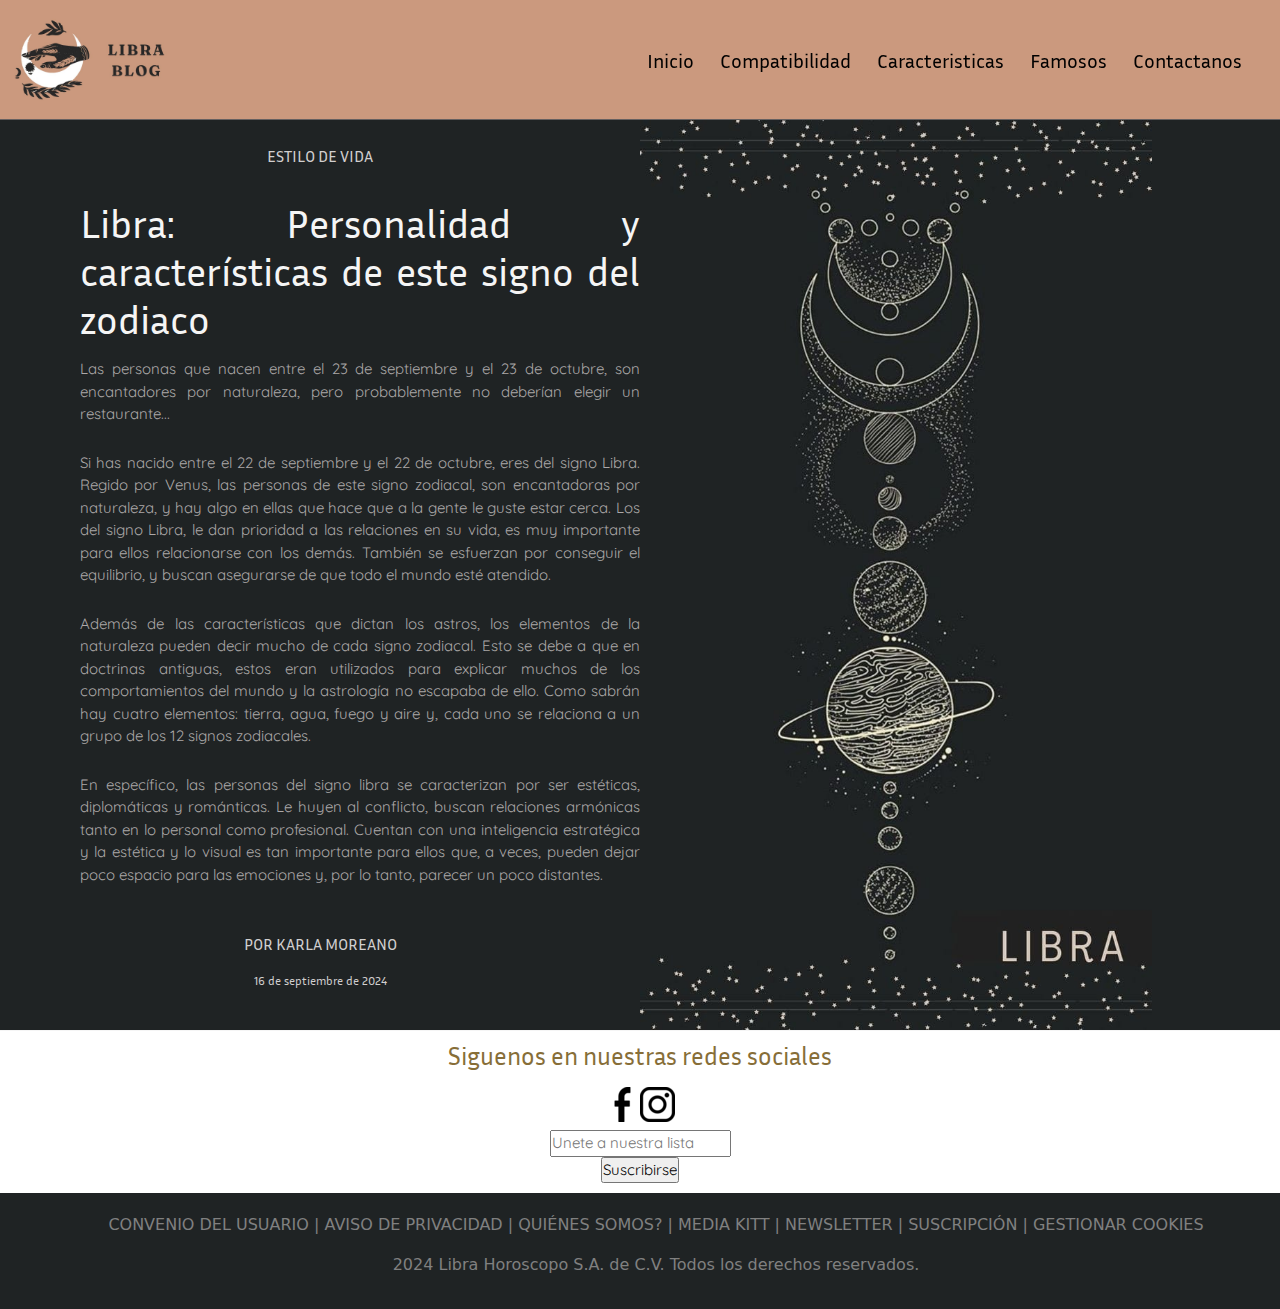
<file: index.html>
<!DOCTYPE html>
<html lang="en">
<head>
    <meta charset="UTF-8">
    <meta name="viewport" content="width=device-width, initial-scale=1.0">
    <!-- link de tipografía -->
    <link rel="preconnect" href="https://fonts.googleapis.com">
    <link rel="preconnect" href="https://fonts.gstatic.com" crossorigin>
    <link href="https://fonts.googleapis.com/css2?family=Josefin+Sans:ital,wght@0,100..700;1,100..700&family=Oswald:wght@200..700&display=swap" rel="stylesheet">

    <!-- link de tipografía 2 -->
    <link rel="preconnect" href="https://fonts.googleapis.com">
    <link rel="preconnect" href="https://fonts.gstatic.com" crossorigin>
    <link href="https://fonts.googleapis.com/css2?family=Inria+Sans:ital,wght@0,300;0,400;0,700;1,300;1,400;1,700&display=swap" rel="stylesheet">

    <!-- link de tipografía 3 -->
    <link rel="preconnect" href="https://fonts.googleapis.com">
    <link rel="preconnect" href="https://fonts.gstatic.com" crossorigin>
    <link href="https://fonts.googleapis.com/css2?family=Inria+Sans:ital,wght@0,300;0,400;0,700;1,300;1,400;1,700&family=Quicksand:wght@300..700&display=swap" rel="stylesheet">

    <!-- link de tipografia 4 -->
    <link rel="preconnect" href="https://fonts.googleapis.com">
    <link rel="preconnect" href="https://fonts.gstatic.com" crossorigin>
    <link href="https://fonts.googleapis.com/css2?family=Lilita+One&display=swap" rel="stylesheet">
    <!-- link de Bootstrap -->
    <link href="https://cdn.jsdelivr.net/npm/bootstrap@5.3.3/dist/css/bootstrap.min.css" rel="stylesheet" integrity="sha384-QWTKZyjpPEjISv5WaRU9OFeRpok6YctnYmDr5pNlyT2bRjXh0JMhjY6hW+ALEwIH" crossorigin="anonymous">
    <!-- link de mi css -->
    <link rel="stylesheet" href="css/main.css">
    <title>Pre-entrega 2_Karla Moreano</title>
</head>
<body>

    <!-- etiqueta para el banner principal -->
    <header class="container-fluid">
        <div class="row">
            <nav class="navbar navbar-expand-lg pink-bg">
                <div class="container-fluid-nav">
                  <a class="navbar-brand" href="#">
                    <img src="img/classic.jpg" alt="Logo" width=200px>
                  </a>
                  <button class="navbar-toggler" type="button" data-bs-toggle="collapse" data-bs-target="#navbarSupportedContent" aria-controls="navbarSupportedContent" aria-expanded="false" aria-label="Toggle navigation">
                    <span class="navbar-toggler-icon"></span>
                  </button>
                  <div class="collapse navbar-collapse" id="navbarSupportedContent">
                    <ul class="navbar-nav me-auto mb-2 mb-lg-0">
                      <li class="nav-item">
                        <a class="nav-link active" aria-current="page" href="#">Inicio</a>
                      </li>
                      <li class="nav-item">
                        <a class="nav-link" href="pages/compatibilidad.html">Compatibilidad</a>
                      </li>
                      <li class="nav-item">
                        <a class="nav-link" href="pages/caracteristicas.html">Caracteristicas</a>
                      </li>
                      <li class="nav-item">
                        <a class="nav-link" href="pages/famosos.html">Famosos</a>
                      </li>
                      <li class="nav-item">
                        <a class="nav-link" href="pages/contactanos.html">Contactanos</a>
                      </li>
                      
                      
                    </ul>
                  </div>
                </div>
            </nav>
        </div>
    </header>
    
  
    <!-- etiqueta para el contenido principal -->
    <main>
        <div class="index">
            <div class="textoss">
                <!-- etiqueta para el titulo principal -->
                 <div class="estilo1">
                     <p>ESTILO DE VIDA</p>
                 </div>
     
                 <div class="texto">
                     <h1>Libra: Personalidad y <span> características de este</span> signo del zodiaco</h1>
                 </div>
                 
                 
                 <div class="descripcion">
                     <p>Las personas que nacen entre el 23 de septiembre y el 23 de octubre, son encantadores por naturaleza, pero probablemente no deberían elegir un restaurante...</p>
                     <p>Si has nacido entre el 22 de septiembre y el 22 de octubre, eres del signo Libra. Regido por Venus, las personas de este signo zodiacal, son encantadoras por naturaleza, y hay algo en ellas que hace que a la gente le guste estar cerca. Los del signo Libra, le dan prioridad a las relaciones en su vida, es muy importante para ellos relacionarse con los demás. También se esfuerzan por conseguir el equilibrio, y buscan asegurarse de que todo el mundo esté atendido.</p>
                     <p>Además de las características que dictan los astros, los elementos de la naturaleza pueden decir mucho de cada signo zodiacal. Esto se debe a que en doctrinas antiguas, estos eran utilizados para explicar muchos de los comportamientos del mundo y la astrología no escapaba de ello. Como sabrán hay cuatro elementos: tierra, agua, fuego y aire y, cada uno se relaciona a un grupo de los 12 signos zodiacales.</p>
                     <p>En específico, las personas del signo libra se caracterizan por ser estéticas, diplomáticas y románticas. Le huyen al conflicto, buscan relaciones armónicas tanto en lo personal como profesional. Cuentan con una inteligencia estratégica y la estética y lo visual es tan importante para ellos que, a veces, pueden dejar poco espacio para las emociones y, por lo tanto, parecer un poco distantes.</p>
                 </div>           
                 
                 <div class="estilo2">
                     <P>POR KARLA MOREANO</P>
                 </div>
                 
                 <div class="estilo3">
                     <P>16 de septiembre de 2024</P> 
                 </div>           
            </div>
             
            <div class="imagen19">
                 <div><img src="img/libra 19.jpeg" alt=""></div>
            </div>

        </div>
              
    </main>

    <section>
        
            <h3 class="section-h3">Siguenos en nuestras redes sociales</h3>

            <!-- etiqueta para enlaces, ejemplo de enlaces absolutos -->

            <div class="redessociales">
                <a href="https://www.facebook.com/" target="_blank">
                    <img src="img/pequeno-logotipo-de-facebook (1).png" alt="">
                </a>
                
                <!-- etiqueta para enlaces, ejemplo de enlaces absolutos -->
                <a href="https://www.facebook.com/" target="_blank">
                    <img src="img/logotipo-de-instagram (2).png" alt="">
                </a>
            </div>
            

            <form action="">
                
                <div>
                    <input type="text" placeholder="Unete a nuestra lista">
                </div>

                <div>
                    <input type="submit" value="Suscribirse">
                </div>
                
            </form>
      
    </section>

    <footer>
        <ul class="footer-pie">
            <p>CONVENIO DEL USUARIO | AVISO DE PRIVACIDAD | QUIÉNES SOMOS? | MEDIA KITT | NEWSLETTER | SUSCRIPCIÓN | GESTIONAR COOKIES</p>
            <p>2024 Libra Horoscopo S.A. de C.V. Todos los derechos reservados.</p>
        </ul>     
    </footer>

    <script src="https://cdn.jsdelivr.net/npm/bootstrap@5.3.3/dist/js/bootstrap.bundle.min.js" integrity="sha384-YvpcrYf0tY3lHB60NNkmXc5s9fDVZLESaAA55NDzOxhy9GkcIdslK1eN7N6jIeHz" crossorigin="anonymous"></script>

</body>
</html>
</file>
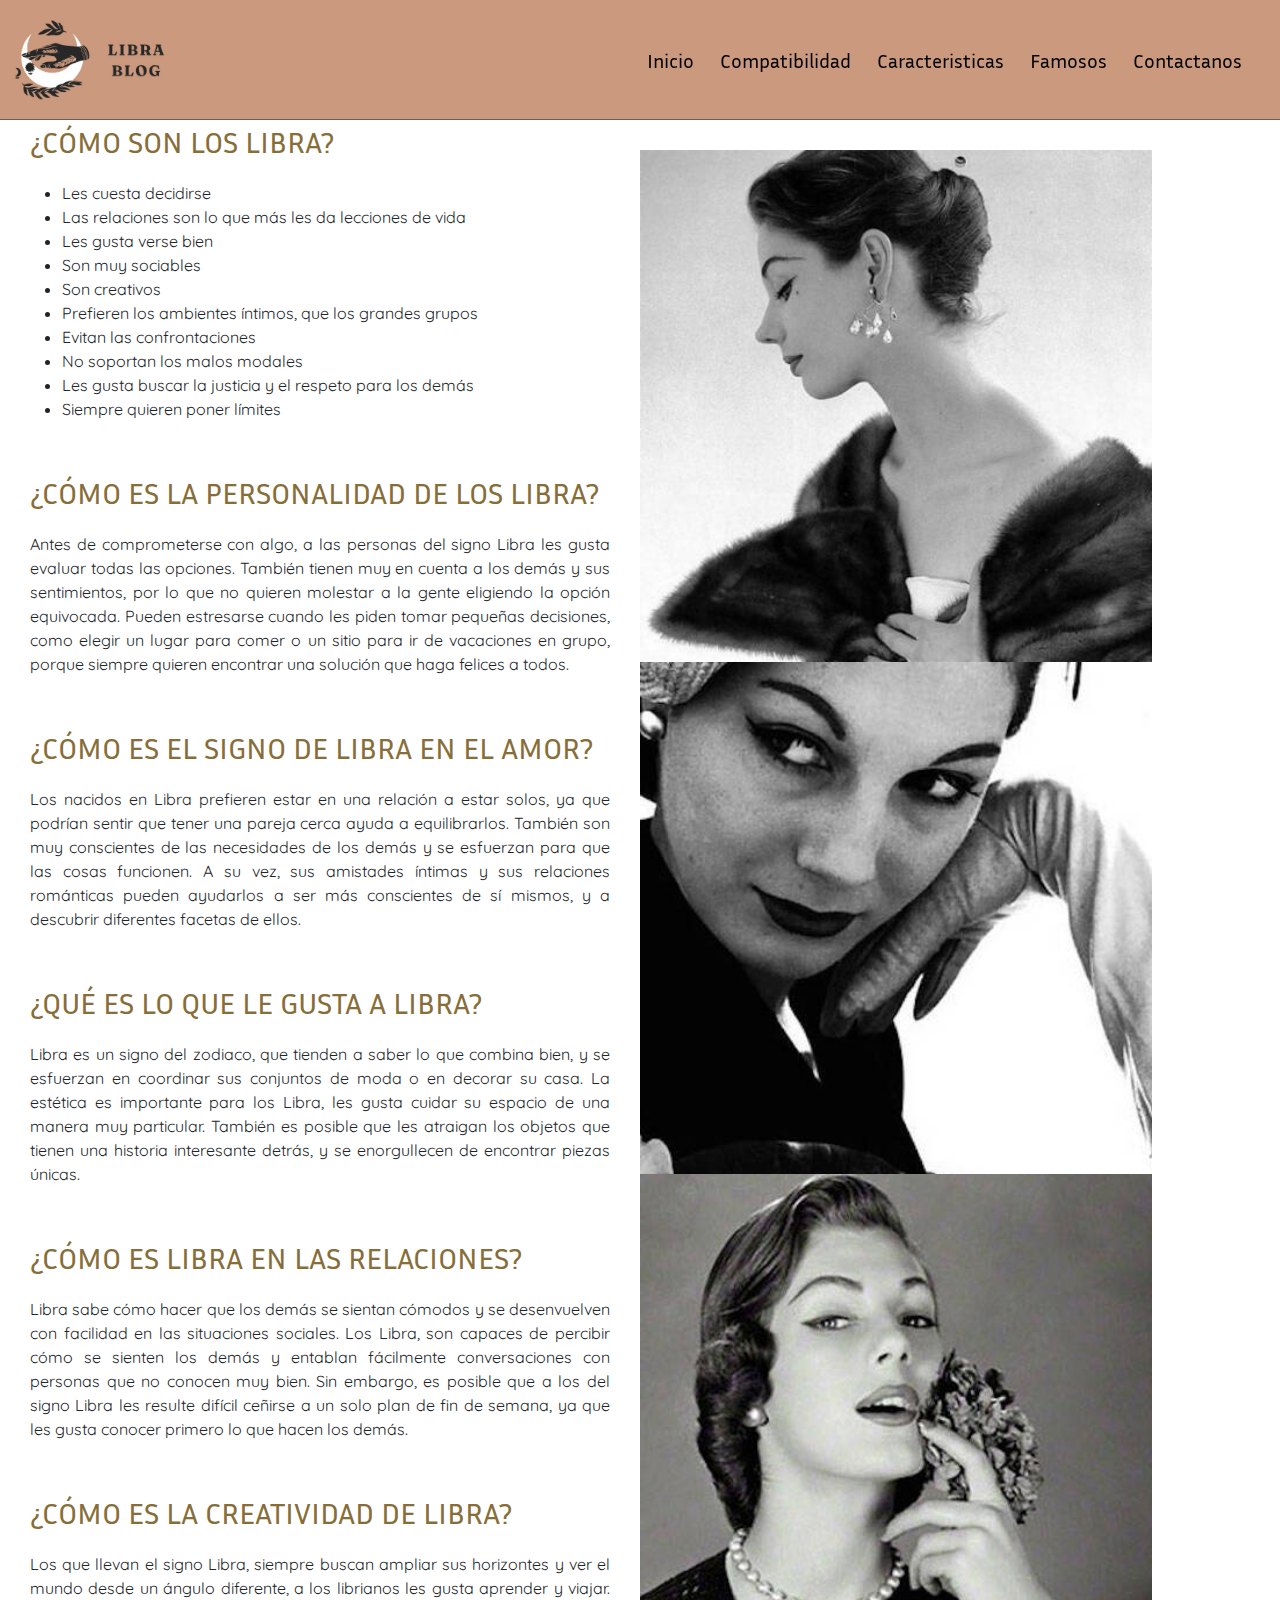
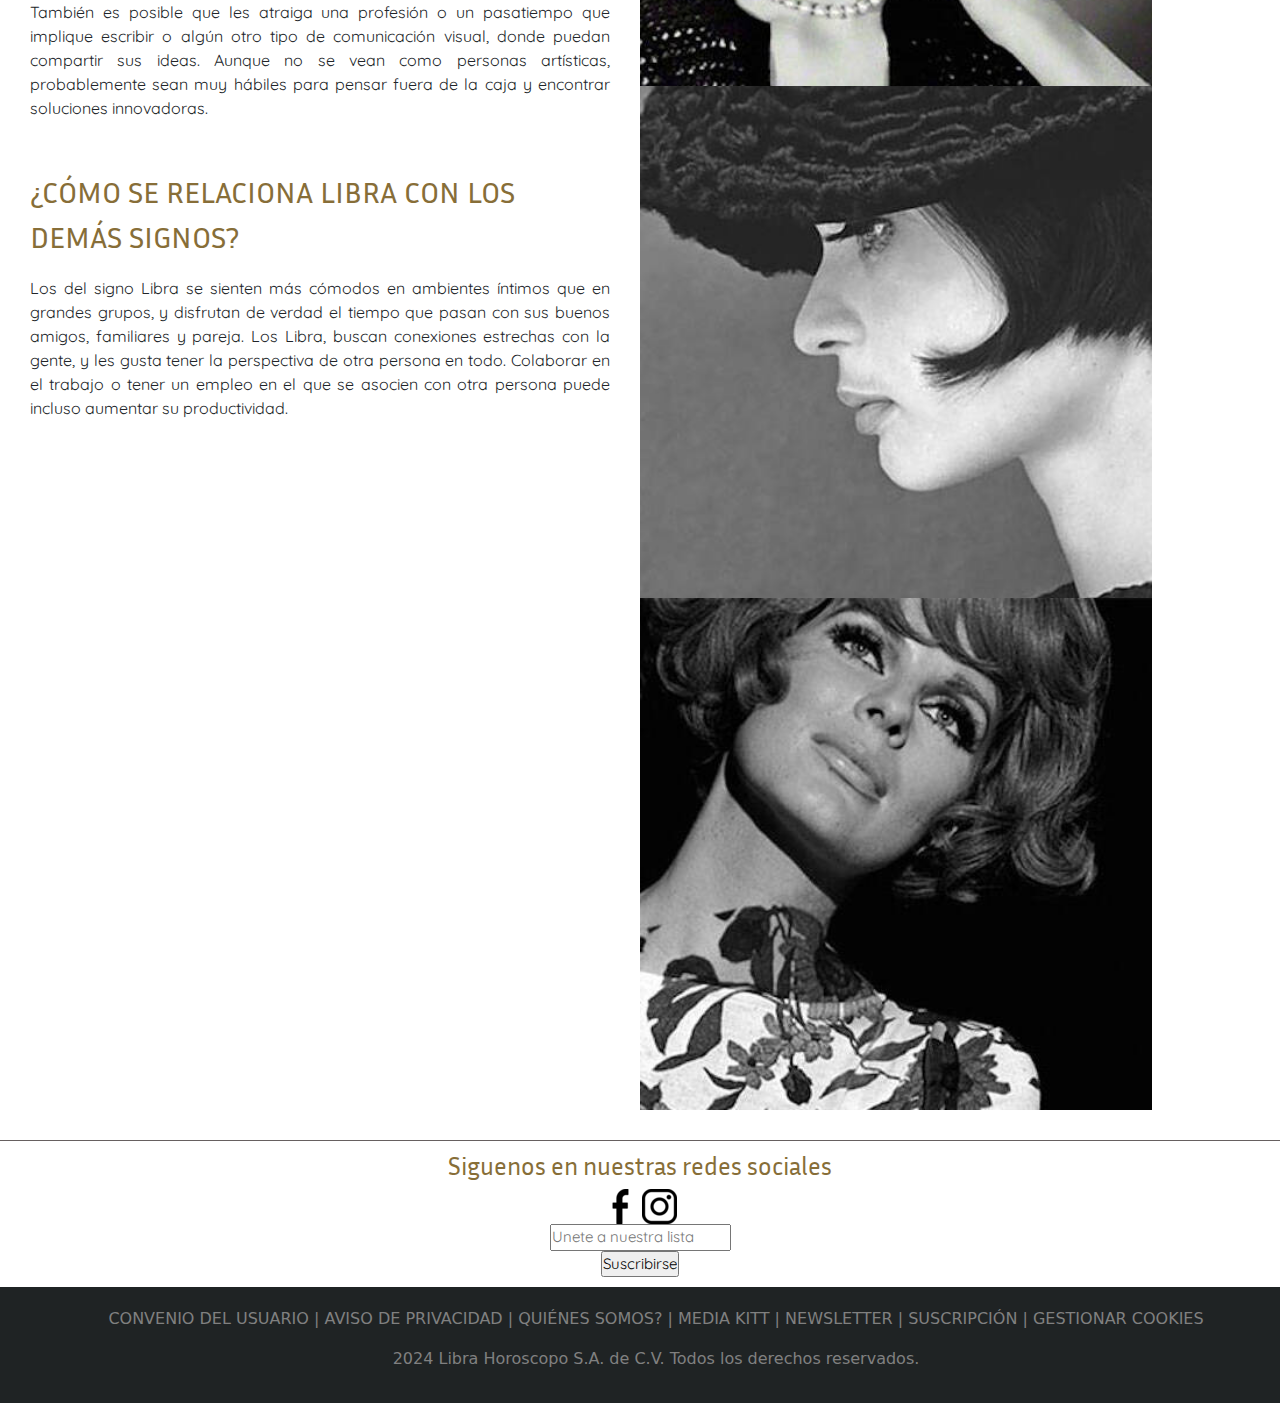
<file: pages/caracteristicas.html>
<!DOCTYPE html>
<html lang="en">
<head>
    <meta charset="UTF-8">
    <meta name="viewport" content="width=device-width, initial-scale=1.0">
     <!-- link de tipografía -->
     <link rel="preconnect" href="https://fonts.googleapis.com">
     <link rel="preconnect" href="https://fonts.gstatic.com" crossorigin>
     <link href="https://fonts.googleapis.com/css2?family=Josefin+Sans:ital,wght@0,100..700;1,100..700&family=Oswald:wght@200..700&display=swap" rel="stylesheet">
 
     <!-- link de tipografía 2 -->
     <link rel="preconnect" href="https://fonts.googleapis.com">
     <link rel="preconnect" href="https://fonts.gstatic.com" crossorigin>
     <link href="https://fonts.googleapis.com/css2?family=Inria+Sans:ital,wght@0,300;0,400;0,700;1,300;1,400;1,700&display=swap" rel="stylesheet">
 
     <!-- link de tipografía 3 -->
     <link rel="preconnect" href="https://fonts.googleapis.com">
     <link rel="preconnect" href="https://fonts.gstatic.com" crossorigin>
     <link href="https://fonts.googleapis.com/css2?family=Inria+Sans:ital,wght@0,300;0,400;0,700;1,300;1,400;1,700&family=Quicksand:wght@300..700&display=swap" rel="stylesheet">

     <!-- link de tipografia 4 -->
    <link rel="preconnect" href="https://fonts.googleapis.com">
    <link rel="preconnect" href="https://fonts.gstatic.com" crossorigin>
    <link href="https://fonts.googleapis.com/css2?family=Lilita+One&display=swap" rel="stylesheet">
    <!-- link de Bootstrap -->
    <link href="https://cdn.jsdelivr.net/npm/bootstrap@5.3.3/dist/css/bootstrap.min.css" rel="stylesheet" integrity="sha384-QWTKZyjpPEjISv5WaRU9OFeRpok6YctnYmDr5pNlyT2bRjXh0JMhjY6hW+ALEwIH" crossorigin="anonymous">
    <!-- link de mi css -->
    <link rel="stylesheet" href="../css/main.css">
    <title>Caracteristicas</title>
</head>
<body class="caracteristicas">

    <!-- etiqueta para el banner principal -->
    <header class="container-fluid">
        <div class="row">
            <nav class="navbar navbar-expand-lg pink-bg">
                <div class="container-fluid-nav">
                  <a class="navbar-brand" href="#">
                    <img src="../img/classic.jpg" alt="Logo" width=200px>
                  </a>
                  <button class="navbar-toggler" type="button" data-bs-toggle="collapse" data-bs-target="#navbarSupportedContent" aria-controls="navbarSupportedContent" aria-expanded="false" aria-label="Toggle navigation">
                    <span class="navbar-toggler-icon"></span>
                  </button>
                  <div class="collapse navbar-collapse" id="navbarSupportedContent">
                    <ul class="navbar-nav me-auto mb-2 mb-lg-0">
                      <li class="nav-item">
                        <a class="nav-link active" aria-current="page" href="../index.html">Inicio</a>
                      </li>
                      <li class="nav-item">
                        <a class="nav-link" href="../pages/compatibilidad.html">Compatibilidad</a>
                      </li>
                      <li class="nav-item">
                        <a class="nav-link" href="#">Caracteristicas</a>
                      </li>
                      <li class="nav-item">
                        <a class="nav-link" href="../pages/famosos.html">Famosos</a>
                      </li>
                      <li class="nav-item">
                        <a class="nav-link" href="../pages/contactanos.html">Contactanos</a>
                      </li>
                      
                      
                    </ul>
                  </div>
                </div>
            </nav>
        </div>
    </header>

    <main class="contenedor">

            <div>
                <p class="titulos">¿Cómo son los Libra?</p>
                <ul class="contenedor-ul">
                   <li>Les cuesta decidirse</li>
                   <li>Las relaciones son lo que más les da lecciones de vida</li>
                   <li>Les gusta verse bien</li>
                   <li>Son muy sociables</li>
                   <li>Son creativos</li>
                   <li>Prefieren los ambientes íntimos, que los grandes grupos</li>
                   <li>Evitan las confrontaciones</li>
                   <li>No soportan los malos modales</li>
                   <li>Les gusta buscar la justicia y el respeto para los demás</li>
                   <li>Siempre quieren poner límites</li>
                </ul>
                <p class="titulos">¿Cómo es la personalidad de los Libra?</p>
                <p class="parrafos">Antes de comprometerse con algo, a las personas del signo Libra les gusta evaluar todas las opciones. También tienen muy en cuenta a los demás y sus sentimientos, por lo que no quieren molestar a la gente eligiendo la opción equivocada. Pueden estresarse cuando les piden tomar pequeñas decisiones, como elegir un lugar para comer o un sitio para ir de vacaciones en grupo, porque siempre quieren encontrar una solución que haga felices a todos.</p>
                <p class="titulos">¿Cómo es el signo de Libra en el amor?</p>
                <p class="parrafos">Los nacidos en Libra prefieren estar en una relación a estar solos, ya que podrían sentir que tener una pareja cerca ayuda a equilibrarlos. También son muy conscientes de las necesidades de los demás y se esfuerzan para que las cosas funcionen. A su vez, sus amistades íntimas y sus relaciones románticas pueden ayudarlos a ser más conscientes de sí mismos, y a descubrir diferentes facetas de ellos.</p>
                <p class="titulos">¿Qué es lo que le gusta a Libra?</p>
                <p class="parrafos">Libra es un signo del zodiaco, que tienden a saber lo que combina bien, y se esfuerzan en coordinar sus conjuntos de moda o en decorar su casa. La estética es importante para los Libra, les gusta cuidar su espacio de una manera muy particular. También es posible que les atraigan los objetos que tienen una historia interesante detrás, y se enorgullecen de encontrar piezas únicas.</p>
                <p class="titulos">¿Cómo es Libra en las relaciones?</p>
                <p class="parrafos">Libra sabe cómo hacer que los demás se sientan cómodos y se desenvuelven con facilidad en las situaciones sociales. Los Libra, son capaces de percibir cómo se sienten los demás y entablan fácilmente conversaciones con personas que no conocen muy bien. Sin embargo, es posible que a los del signo Libra les resulte difícil ceñirse a un solo plan de fin de semana, ya que les gusta conocer primero lo que hacen los demás.</p>
                <p class="titulos">¿Cómo es la creatividad de Libra?</p>
                <p class="parrafos">Los que llevan el signo Libra, siempre buscan ampliar sus horizontes y ver el mundo desde un ángulo diferente, a los librianos les gusta aprender y viajar. También es posible que les atraiga una profesión o un pasatiempo que implique escribir o algún otro tipo de comunicación visual, donde puedan compartir sus ideas. Aunque no se vean como personas artísticas, probablemente sean muy hábiles para pensar fuera de la caja y encontrar soluciones innovadoras.</p>
                <p class="titulos">¿Cómo se relaciona Libra con los demás signos?</p>
                <p class="parrafos">Los del signo Libra se sienten más cómodos en ambientes íntimos que en grandes grupos, y disfrutan de verdad el tiempo que pasan con sus buenos amigos, familiares y pareja. Los Libra, buscan conexiones estrechas con la gente, y les gusta tener la perspectiva de otra persona en todo. Colaborar en el trabajo o tener un empleo en el que se asocien con otra persona puede incluso aumentar su productividad.</p>
            </div>
            <div class="imagenes-caracteristicas">
                <div>
                    <img src="../img/1.1.jpg" alt="">
                </div>
                <div>
                    <img src="../img/2.1.jpg" alt="">
                </div>
                <div>
                    <img src="../img/3.1.jpg" alt="">
                </div>
                <div>
                    <img src="../img/4.1.jpg" alt="">
                </div>
                <div>
                    <img src="../img/5.1.jpg" alt="">
                </div>
            </div>    
    </main>

    <section>

        <div class="redes-sociales">
            <h3 class="section-h3">Siguenos en nuestras redes sociales</h3>
            <!-- etiqueta para enlaces, ejemplo de enlaces absolutos -->
            <a href="https://www.facebook.com/" target="_blank">
                <img src="../img/pequeno-logotipo-de-facebook (1).png" alt="">
            </a>
            
            <!-- etiqueta para enlaces, ejemplo de enlaces absolutos -->
            <a href="https://www.facebook.com/" target="_blank">
                <img src="../img/logotipo-de-instagram (2).png" alt="">
            </a>

            <form action="">
                
                    <div>
                        <input type="text" placeholder="Unete a nuestra lista">
                    </div>

                    <div>
                        <input type="submit" value="Suscribirse">
                    </div>
                
            </form>
        </div>
    </section>

    <footer>
        <ul class="footer-pie">
            <p>CONVENIO DEL USUARIO | AVISO DE PRIVACIDAD | QUIÉNES SOMOS? | MEDIA KITT | NEWSLETTER | SUSCRIPCIÓN | GESTIONAR COOKIES</p>
            <p>2024 Libra Horoscopo S.A. de C.V. Todos los derechos reservados.</p>
        </ul>     
    </footer>
    
    <script src="https://cdn.jsdelivr.net/npm/bootstrap@5.3.3/dist/js/bootstrap.bundle.min.js" integrity="sha384-YvpcrYf0tY3lHB60NNkmXc5s9fDVZLESaAA55NDzOxhy9GkcIdslK1eN7N6jIeHz" crossorigin="anonymous"></script>
</body>
</html>
</file>
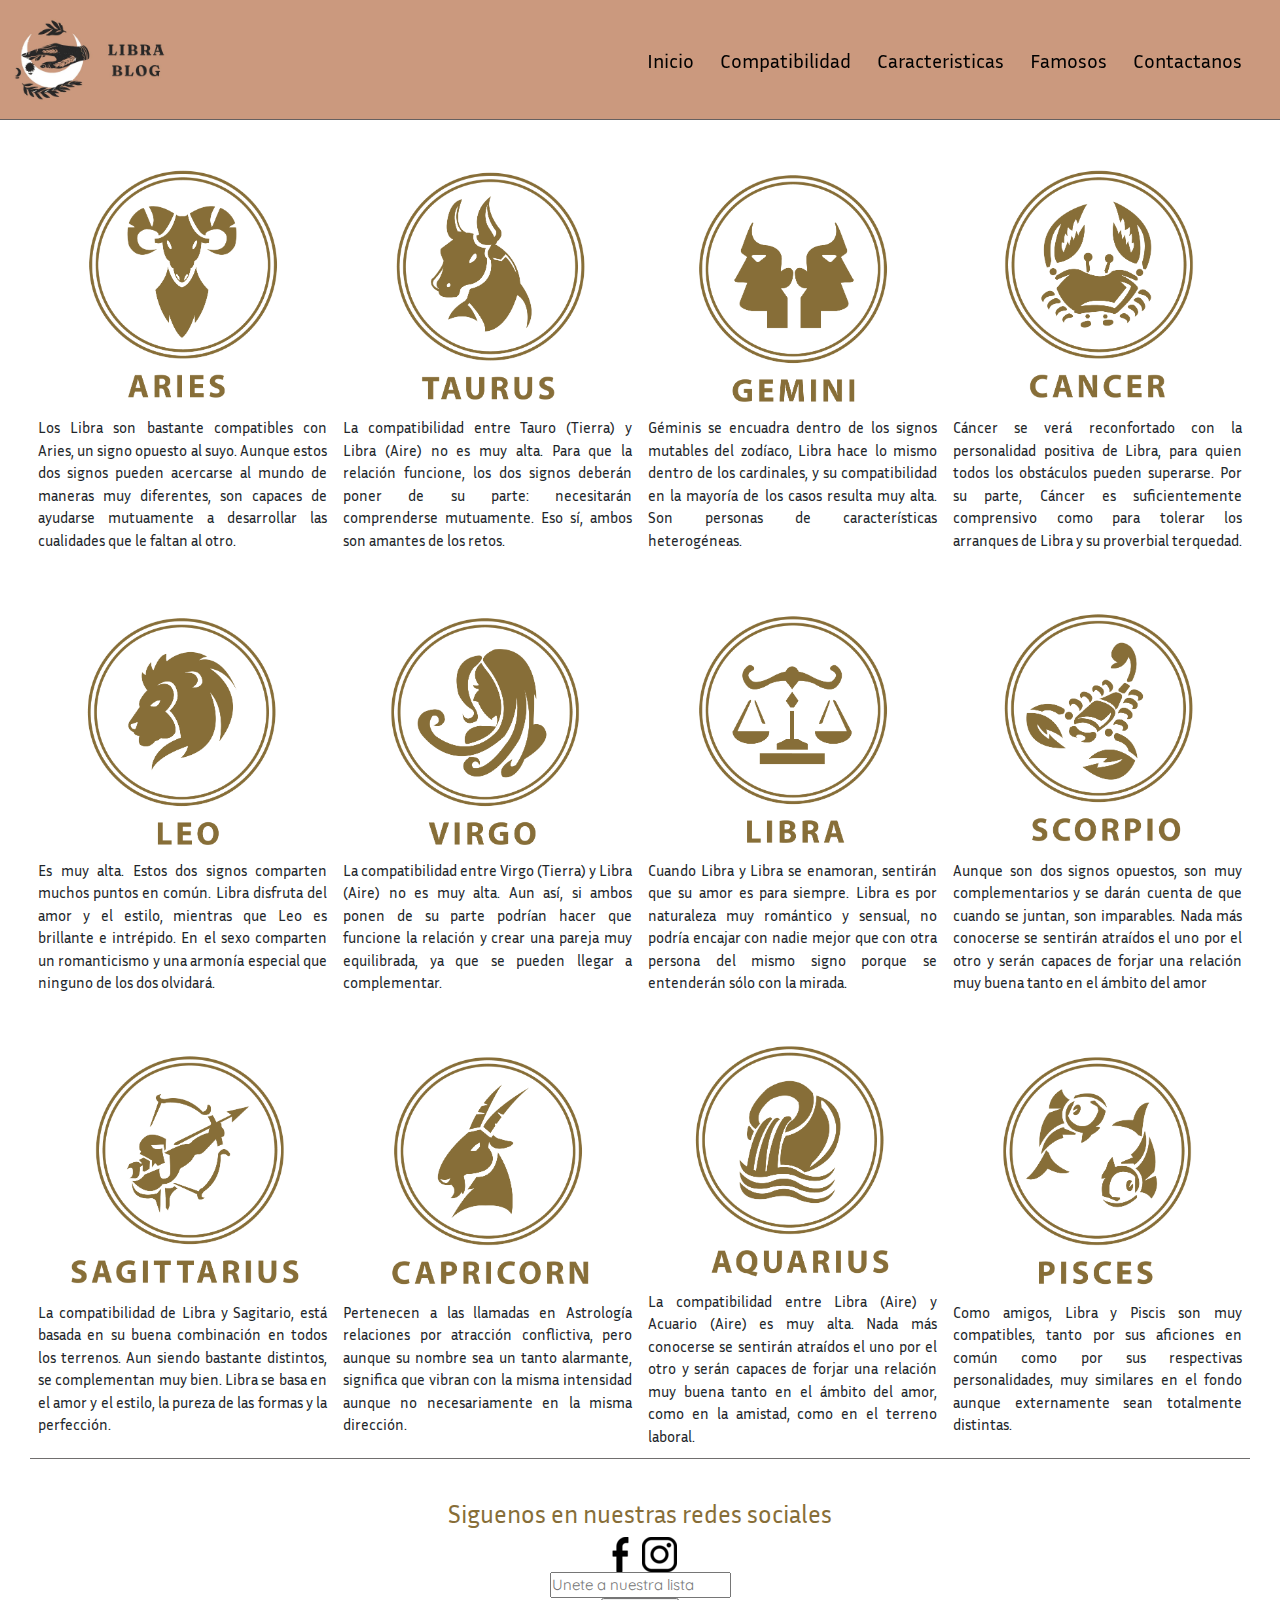
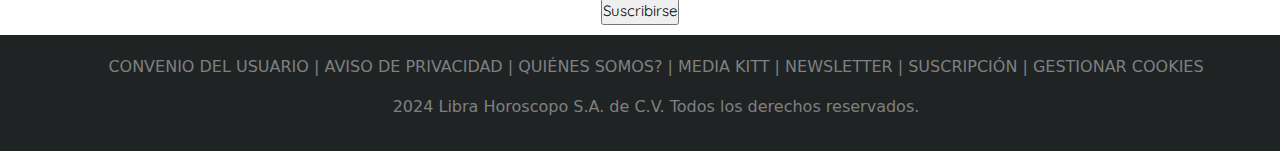
<file: pages/compatibilidad.html>
<!DOCTYPE html>
<html lang="en">
<head>
    <meta charset="UTF-8">
    <meta name="viewport" content="width=device-width, initial-scale=1.0">
     <!-- link de tipografía -->
     <link rel="preconnect" href="https://fonts.googleapis.com">
     <link rel="preconnect" href="https://fonts.gstatic.com" crossorigin>
     <link href="https://fonts.googleapis.com/css2?family=Josefin+Sans:ital,wght@0,100..700;1,100..700&family=Oswald:wght@200..700&display=swap" rel="stylesheet">
 
     <!-- link de tipografía 2 -->
     <link rel="preconnect" href="https://fonts.googleapis.com">
     <link rel="preconnect" href="https://fonts.gstatic.com" crossorigin>
     <link href="https://fonts.googleapis.com/css2?family=Inria+Sans:ital,wght@0,300;0,400;0,700;1,300;1,400;1,700&display=swap" rel="stylesheet">
 
     <!-- link de tipografía 3 -->
     <link rel="preconnect" href="https://fonts.googleapis.com">
     <link rel="preconnect" href="https://fonts.gstatic.com" crossorigin>
     <link href="https://fonts.googleapis.com/css2?family=Inria+Sans:ital,wght@0,300;0,400;0,700;1,300;1,400;1,700&family=Quicksand:wght@300..700&display=swap" rel="stylesheet">

     <!-- link de tipografia 4 -->
    <link rel="preconnect" href="https://fonts.googleapis.com">
    <link rel="preconnect" href="https://fonts.gstatic.com" crossorigin>
    <link href="https://fonts.googleapis.com/css2?family=Lilita+One&display=swap" rel="stylesheet">
    <!-- link de Bootstrap -->
    <link href="https://cdn.jsdelivr.net/npm/bootstrap@5.3.3/dist/css/bootstrap.min.css" rel="stylesheet" integrity="sha384-QWTKZyjpPEjISv5WaRU9OFeRpok6YctnYmDr5pNlyT2bRjXh0JMhjY6hW+ALEwIH" crossorigin="anonymous">
    <!-- link de mi css -->
    <link rel="stylesheet" href="../css/main.css">
    <title>Compatibilidad</title>
</head>
<body class="compatibilidad-body">

    <!-- etiqueta para el banner principal -->
    <header class="container-fluid">
        <div class="row">
            <nav class="navbar navbar-expand-lg pink-bg">
                <div class="container-fluid-nav">
                  <a class="navbar-brand" href="#">
                    <img src="../img/classic.jpg" alt="Logo" width=200px>
                  </a>
                  <button class="navbar-toggler" type="button" data-bs-toggle="collapse" data-bs-target="#navbarSupportedContent" aria-controls="navbarSupportedContent" aria-expanded="false" aria-label="Toggle navigation">
                    <span class="navbar-toggler-icon"></span>
                  </button>
                  <div class="collapse navbar-collapse" id="navbarSupportedContent">
                    <ul class="navbar-nav me-auto mb-2 mb-lg-0">
                      <li class="nav-item">
                        <a class="nav-link active" aria-current="page" href="../index.html">Inicio</a>
                      </li>
                      <li class="nav-item">
                        <a class="nav-link" href="#">Compatibilidad</a>
                      </li>
                      <li class="nav-item">
                        <a class="nav-link" href="../pages/caracteristicas.html">Caracteristicas</a>
                      </li>
                      <li class="nav-item">
                        <a class="nav-link" href="../pages/famosos.html">Famosos</a>
                      </li>
                      <li class="nav-item">
                        <a class="nav-link" href="../pages/contactanos.html">Contactanos</a>
                      </li>
                    </ul>
                  </div>
                </div>
            </nav>
        </div>
    </header>

    <main class="compatibilidad-main">
        <div>
            <div class="img-uno"><img src="../img/aries.png" alt=""></div>
            <div class="textcomp">Los Libra son bastante compatibles con Aries, un signo opuesto al suyo. Aunque estos dos signos pueden acercarse al mundo de maneras muy diferentes, son capaces de ayudarse mutuamente a desarrollar las cualidades que le faltan al otro.</div>
        </div>
        
        <div>
            <div class="img-dos"><img src="../img/taurus.png" alt=""></div>
            <div class="textcomp">La compatibilidad entre Tauro (Tierra) y Libra (Aire) no es muy alta. Para que la relación funcione, los dos signos deberán poner de su parte: necesitarán comprenderse mutuamente. Eso sí, ambos son amantes de los retos.</div>
        </div>
        
        <div>
            <div class="img-tres"><img src="../img/gemini.png" alt=""></div>
            <div class="textcomp">Géminis se encuadra dentro de los signos mutables del zodíaco, Libra hace lo mismo dentro de los cardinales, y su compatibilidad en la mayoría de los casos resulta muy alta. Son personas de características heterogéneas.</div>
        </div>

        <div>
            <div class="img-cuatro"><img src="../img/cancer.png" alt=""></div>
            <div class="textcomp">Cáncer se verá reconfortado con la personalidad positiva de Libra, para quien todos los obstáculos pueden superarse. Por su parte, Cáncer es suficientemente comprensivo como para tolerar los arranques de Libra y su proverbial terquedad. </div>
        </div>
            
        <div>
            <div class="img-cinco"><img src="../img/leo.png" alt=""></div>
            <div class="textcomp">Es muy alta. Estos dos signos comparten muchos puntos en común. Libra disfruta del amor y el estilo, mientras que Leo es brillante e intrépido. En el sexo comparten un romanticismo y una armonía especial que ninguno de los dos olvidará.</div>
        </div>    
        
        <div>
            <div class="img-seis"><img src="../img/virgo.png" alt=""></div>
            <div class="textcomp">La compatibilidad entre Virgo (Tierra) y Libra (Aire) no es muy alta. Aun así, si ambos ponen de su parte podrían hacer que funcione la relación y crear una pareja muy equilibrada, ya que se pueden llegar a complementar.</div>
        </div>

        <div>
            <div class="img-siete"><img src="../img/libra.png" alt=""></div>
            <div class="textcomp">Cuando Libra y Libra se enamoran, sentirán que su amor es para siempre. Libra es por naturaleza muy romántico y sensual, no podría encajar con nadie mejor que con otra persona del mismo signo porque se entenderán sólo con la mirada.</div>
        </div>
            
        <div>
            <div class="img-ocho"><img src="../img/escorpio.png" alt=""></div>
            <div class="textcomp">Aunque son dos signos opuestos, son muy complementarios y se darán cuenta de que cuando se juntan, son imparables. Nada más conocerse se sentirán atraídos el uno por el otro y serán capaces de forjar una relación muy buena tanto en el ámbito del amor</div>
        </div>   

        <div>
            <div class="img-nueve"><img src="../img/sagitario.png" alt=""></div>
            <div class="textcomp">La compatibilidad de Libra y Sagitario, está basada en su buena combinación en todos los terrenos. Aun siendo bastante distintos, se complementan muy bien. Libra se basa en el amor y el estilo, la pureza de las formas y la perfección.</div>
        </div>
            
        <div>
            <div class="img-diez"><img src="../img/capricornio.png" alt=""></div>
            <div class="textcomp">Pertenecen a las llamadas en Astrología relaciones por atracción conflictiva, pero aunque su nombre sea un tanto alarmante, significa que vibran con la misma intensidad aunque no necesariamente en la misma dirección.</div>
        </div>    
        
        <div>
            <div class="img-once"><img src="../img/acuario.png" alt=""></div>
            <div class="textcomp">La compatibilidad entre Libra (Aire) y Acuario (Aire) es muy alta. Nada más conocerse se sentirán atraídos el uno por el otro y serán capaces de forjar una relación muy buena tanto en el ámbito del amor, como en la amistad, como en el terreno laboral.</div>
        </div>
        
        <div>
            <div class="img-doce"><img src="../img/piscis.png" alt=""></div>
            <div class="textcomp">Como amigos, Libra y Piscis son muy compatibles, tanto por sus aficiones en común como por sus respectivas personalidades, muy similares en el fondo aunque externamente sean totalmente distintas. </div>
        </div>
            
        
    </main>

    <section>

        <div class="redes-sociales">
            <h3 class="section-h3">Siguenos en nuestras redes sociales</h3>
            <!-- etiqueta para enlaces, ejemplo de enlaces absolutos -->
            <a href="https://www.facebook.com/" target="_blank">
                <img src="../img/pequeno-logotipo-de-facebook (1).png" alt="">
            </a>
            
            <!-- etiqueta para enlaces, ejemplo de enlaces absolutos -->
            <a href="https://www.facebook.com/" target="_blank">
                <img src="../img/logotipo-de-instagram (2).png" alt="">
            </a>

            <form action="">
                
                    <div>
                        <input type="text" placeholder="Unete a nuestra lista">
                    </div>

                    <div>
                        <input type="submit" value="Suscribirse">
                    </div>
                
            </form>
        </div>
    </section>

    <footer>
        <ul class="footer-pie">
            <p>CONVENIO DEL USUARIO | AVISO DE PRIVACIDAD | QUIÉNES SOMOS? | MEDIA KITT | NEWSLETTER | SUSCRIPCIÓN | GESTIONAR COOKIES</p>
            <p>2024 Libra Horoscopo S.A. de C.V. Todos los derechos reservados.</p>
        </ul>     
    </footer>
    
    <script src="https://cdn.jsdelivr.net/npm/bootstrap@5.3.3/dist/js/bootstrap.bundle.min.js" integrity="sha384-YvpcrYf0tY3lHB60NNkmXc5s9fDVZLESaAA55NDzOxhy9GkcIdslK1eN7N6jIeHz" crossorigin="anonymous"></script>
</body>
</html>
</file>
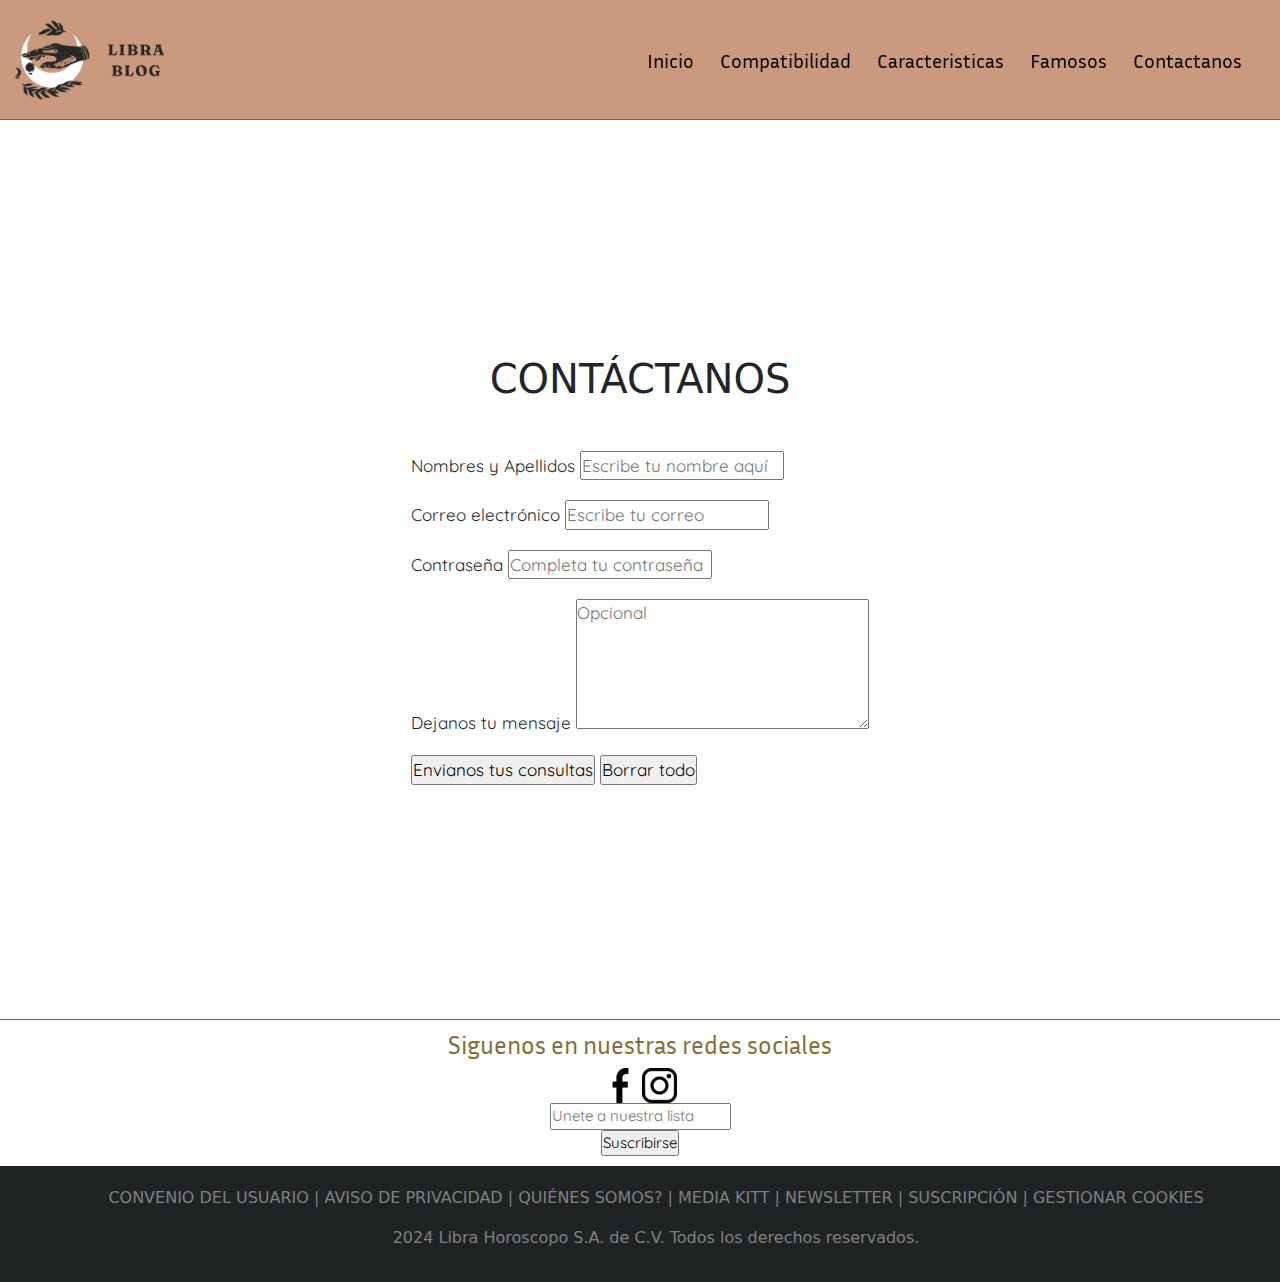
<file: pages/contactanos.html>
<!DOCTYPE html>
<html lang="en">
<head>
    <meta charset="UTF-8">
    <meta name="viewport" content="width=device-width, initial-scale=1.0">
     <!-- link de tipografía -->
     <link rel="preconnect" href="https://fonts.googleapis.com">
     <link rel="preconnect" href="https://fonts.gstatic.com" crossorigin>
     <link href="https://fonts.googleapis.com/css2?family=Josefin+Sans:ital,wght@0,100..700;1,100..700&family=Oswald:wght@200..700&display=swap" rel="stylesheet">
 
     <!-- link de tipografía 2 -->
     <link rel="preconnect" href="https://fonts.googleapis.com">
     <link rel="preconnect" href="https://fonts.gstatic.com" crossorigin>
     <link href="https://fonts.googleapis.com/css2?family=Inria+Sans:ital,wght@0,300;0,400;0,700;1,300;1,400;1,700&display=swap" rel="stylesheet">
 
     <!-- link de tipografía 3 -->
     <link rel="preconnect" href="https://fonts.googleapis.com">
     <link rel="preconnect" href="https://fonts.gstatic.com" crossorigin>
     <link href="https://fonts.googleapis.com/css2?family=Inria+Sans:ital,wght@0,300;0,400;0,700;1,300;1,400;1,700&family=Quicksand:wght@300..700&display=swap" rel="stylesheet">

     <!-- link de tipografia 4 -->
    <link rel="preconnect" href="https://fonts.googleapis.com">
    <link rel="preconnect" href="https://fonts.gstatic.com" crossorigin>
    <link href="https://fonts.googleapis.com/css2?family=Lilita+One&display=swap" rel="stylesheet">
    <!-- link de Bootstrap -->
    <link href="https://cdn.jsdelivr.net/npm/bootstrap@5.3.3/dist/css/bootstrap.min.css" rel="stylesheet" integrity="sha384-QWTKZyjpPEjISv5WaRU9OFeRpok6YctnYmDr5pNlyT2bRjXh0JMhjY6hW+ALEwIH" crossorigin="anonymous">
    <!-- link de mi css -->
    <link rel="stylesheet" href="../css/main.css">
    <title>Contactanos</title>
</head>
<body>

    <!-- etiqueta para el banner principal -->
    <header class="container-fluid">
        <div class="row">
            <nav class="navbar navbar-expand-lg pink-bg">
                <div class="container-fluid-nav">
                  <a class="navbar-brand" href="#">
                    <img src="../img/classic.jpg" alt="Logo" width=200px>
                  </a>
                  <button class="navbar-toggler" type="button" data-bs-toggle="collapse" data-bs-target="#navbarSupportedContent" aria-controls="navbarSupportedContent" aria-expanded="false" aria-label="Toggle navigation">
                    <span class="navbar-toggler-icon"></span>
                  </button>
                  <div class="collapse navbar-collapse" id="navbarSupportedContent">
                    <ul class="navbar-nav me-auto mb-2 mb-lg-0">
                      <li class="nav-item">
                        <a class="nav-link active" aria-current="page" href="../index.html">Inicio</a>
                      </li>
                      <li class="nav-item">
                        <a class="nav-link" href="../pages/compatibilidad.html">Compatibilidad</a>
                      </li>
                      <li class="nav-item">
                        <a class="nav-link" href="../pages/caracteristicas.html">Caracteristicas</a>
                      </li>
                      <li class="nav-item">
                        <a class="nav-link" href="../pages/famosos.html">Famosos</a>
                      </li>
                      <li class="nav-item">
                        <a class="nav-link" href="#">Contactanos</a>
                      </li>
                      
                      
                    </ul>
                  </div>
                </div>
            </nav>
        </div>
    </header>

    <main class="main-contactanos">
        <h1>CONTÁCTANOS</h1>
        <form action="" class="form-contactanos">
            <div>
                <label for="nombre">Nombres y Apellidos</label>
                <input type="text" id="nombre" name="nombre" required placeholder="Escribe tu nombre aquí">
            </div>

            <div>
                <label for="correo">Correo electrónico</label>
                <input type="email" id="correo" name="correo" required placeholder="Escribe tu correo">
            </div>

            <div>
                <label for="password">Contraseña</label>
                <input type="password" id="password" name="password" required placeholder="Completa tu contraseña">
            </div>

            <div>
                <label for="">Dejanos tu mensaje</label>
                <textarea name="" id="" rows="5" cols="30" placeholder="Opcional"></textarea>
            </div>

            <div>
                <input type="submit" value="Envianos tus consultas">
                <input type="reset" value="Borrar todo">
            </div>
        </form>
    </main>

    <section>

        <div class="redes-sociales">
            <h3 class="section-h3">Siguenos en nuestras redes sociales</h3>
            <!-- etiqueta para enlaces, ejemplo de enlaces absolutos -->
            <a href="https://www.facebook.com/" target="_blank">
                <img src="../img/pequeno-logotipo-de-facebook (1).png" alt="">
            </a>
            
            <!-- etiqueta para enlaces, ejemplo de enlaces absolutos -->
            <a href="https://www.facebook.com/" target="_blank">
                <img src="../img/logotipo-de-instagram (2).png" alt="">
            </a>

            <form action="">
                
                    <div>
                        <input type="text" placeholder="Unete a nuestra lista">
                    </div>

                    <div>
                        <input type="submit" value="Suscribirse">
                    </div>
                
            </form>
        </div>
    </section>

    <footer>
        <ul class="footer-pie">
            <p>CONVENIO DEL USUARIO | AVISO DE PRIVACIDAD | QUIÉNES SOMOS? | MEDIA KITT | NEWSLETTER | SUSCRIPCIÓN | GESTIONAR COOKIES</p>
            <p>2024 Libra Horoscopo S.A. de C.V. Todos los derechos reservados.</p>
        </ul>     
    </footer>
    
    <script src="https://cdn.jsdelivr.net/npm/bootstrap@5.3.3/dist/js/bootstrap.bundle.min.js" integrity="sha384-YvpcrYf0tY3lHB60NNkmXc5s9fDVZLESaAA55NDzOxhy9GkcIdslK1eN7N6jIeHz" crossorigin="anonymous"></script>
</body>
</html>
</file>
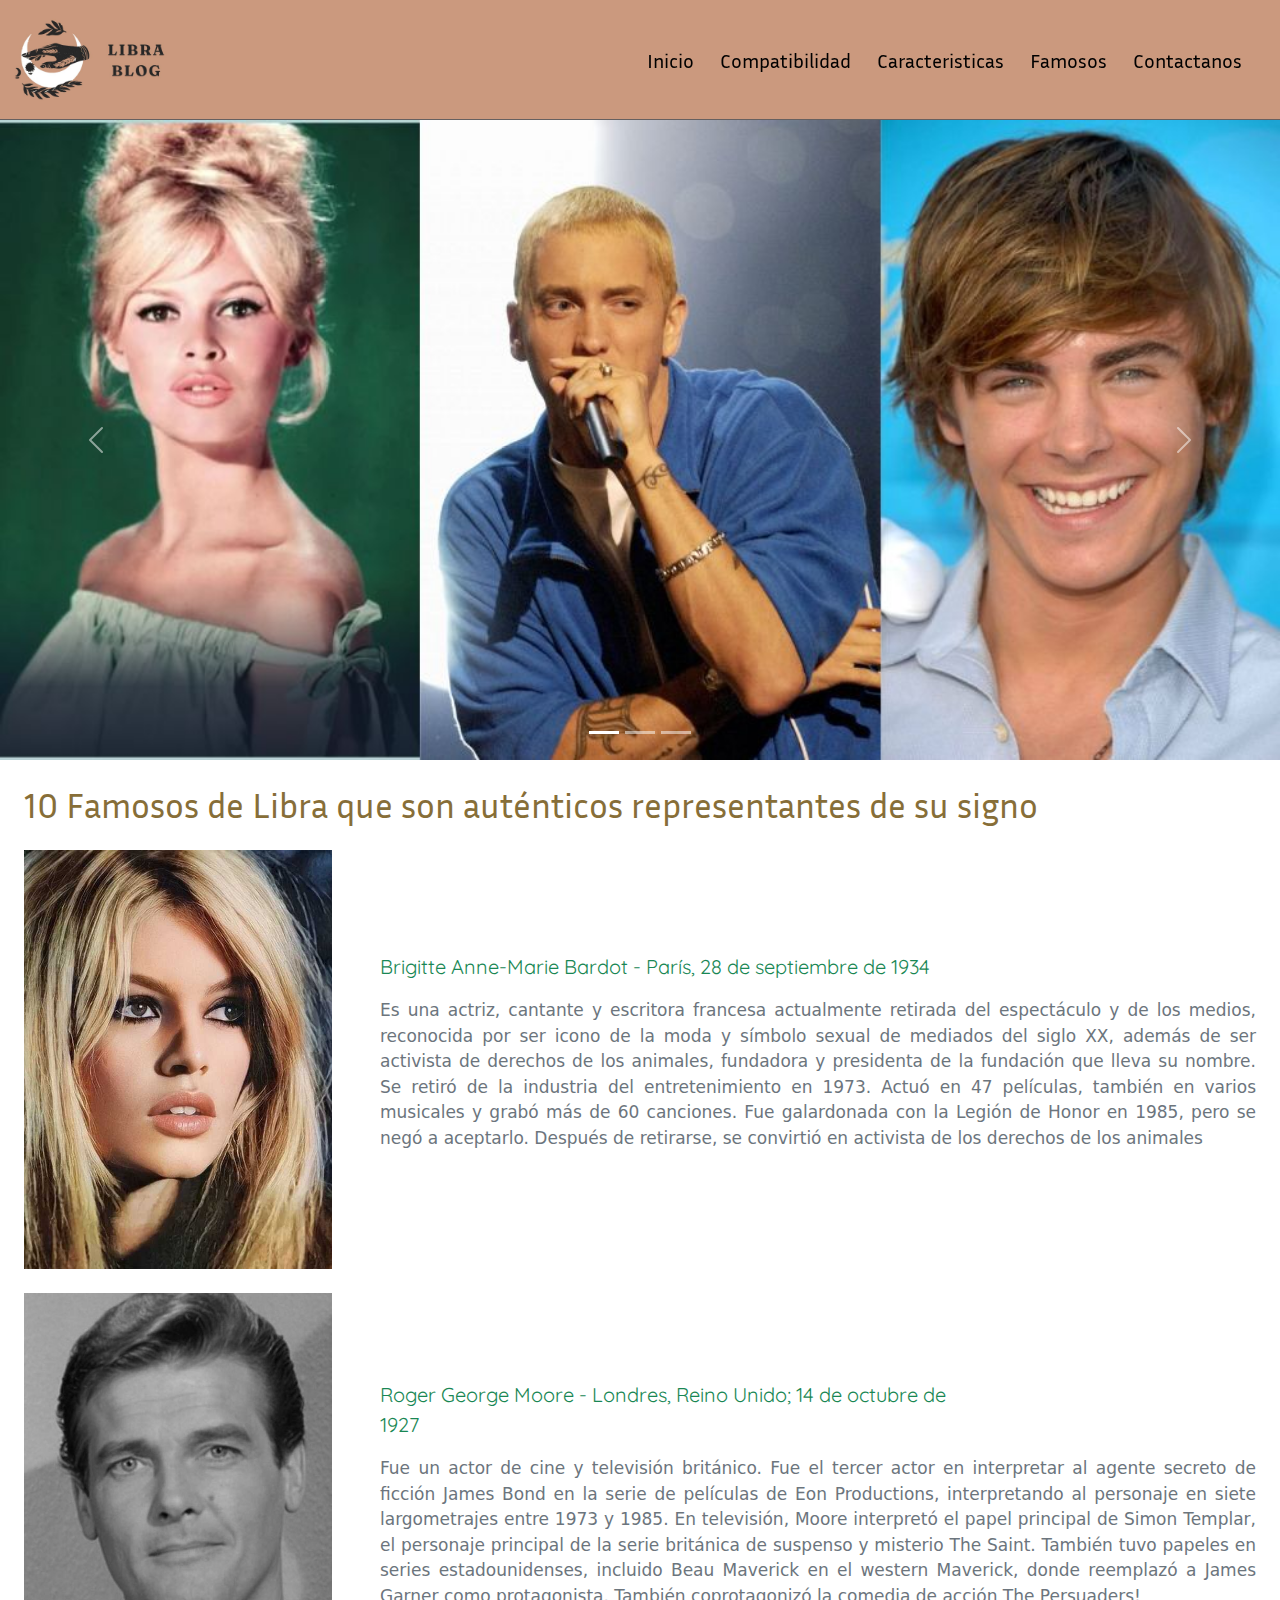
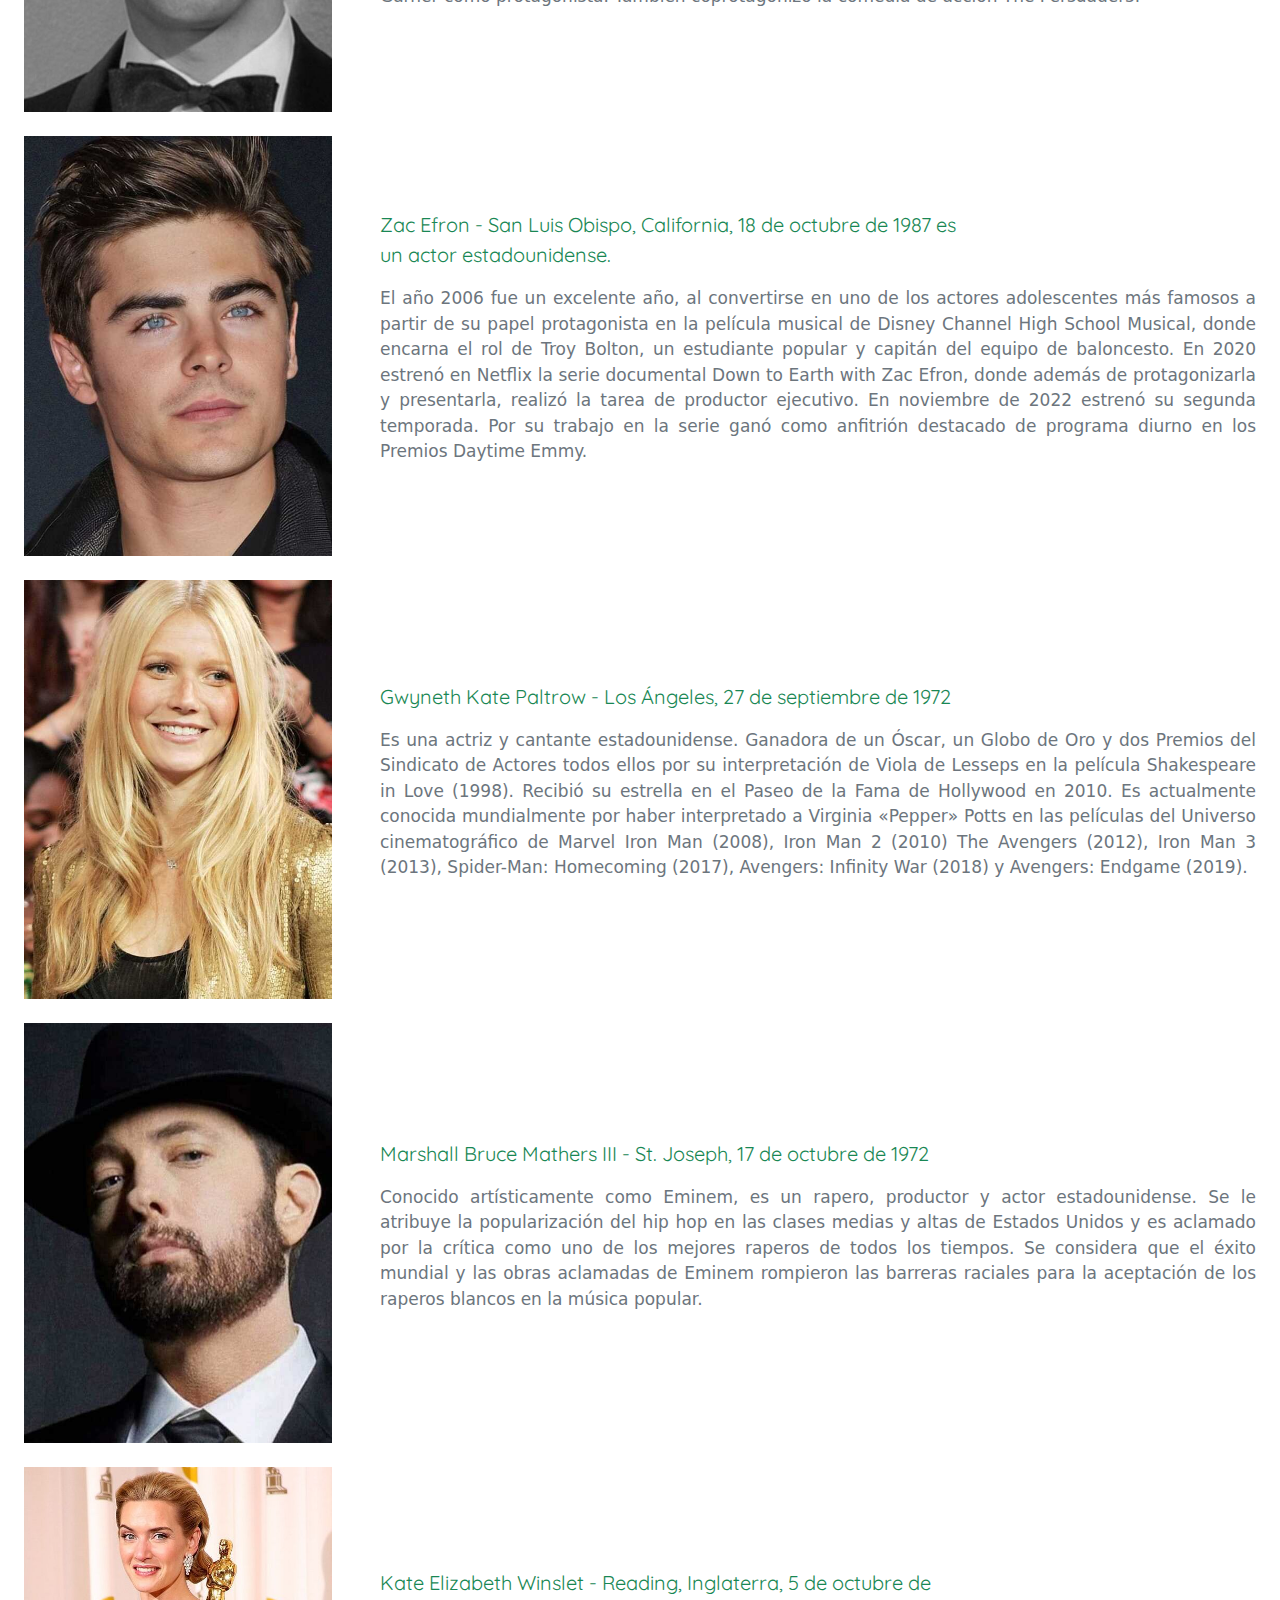
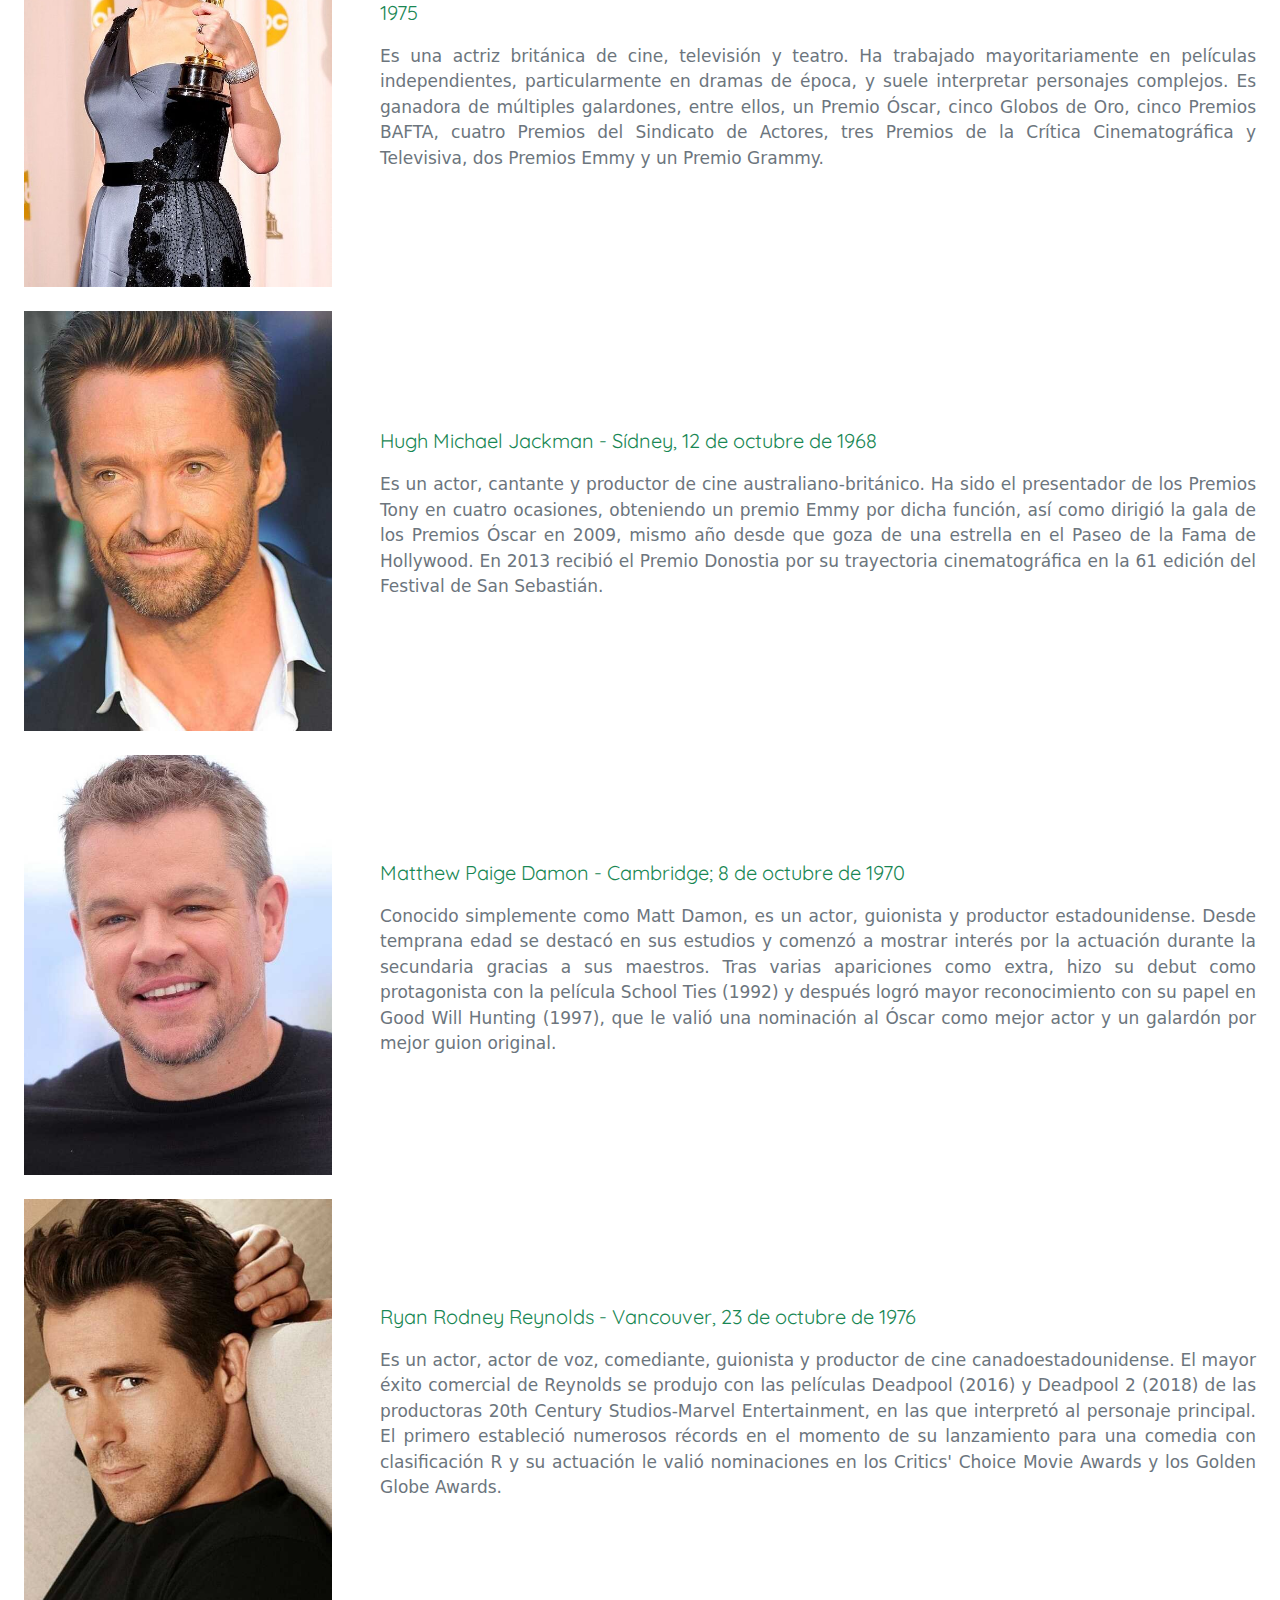
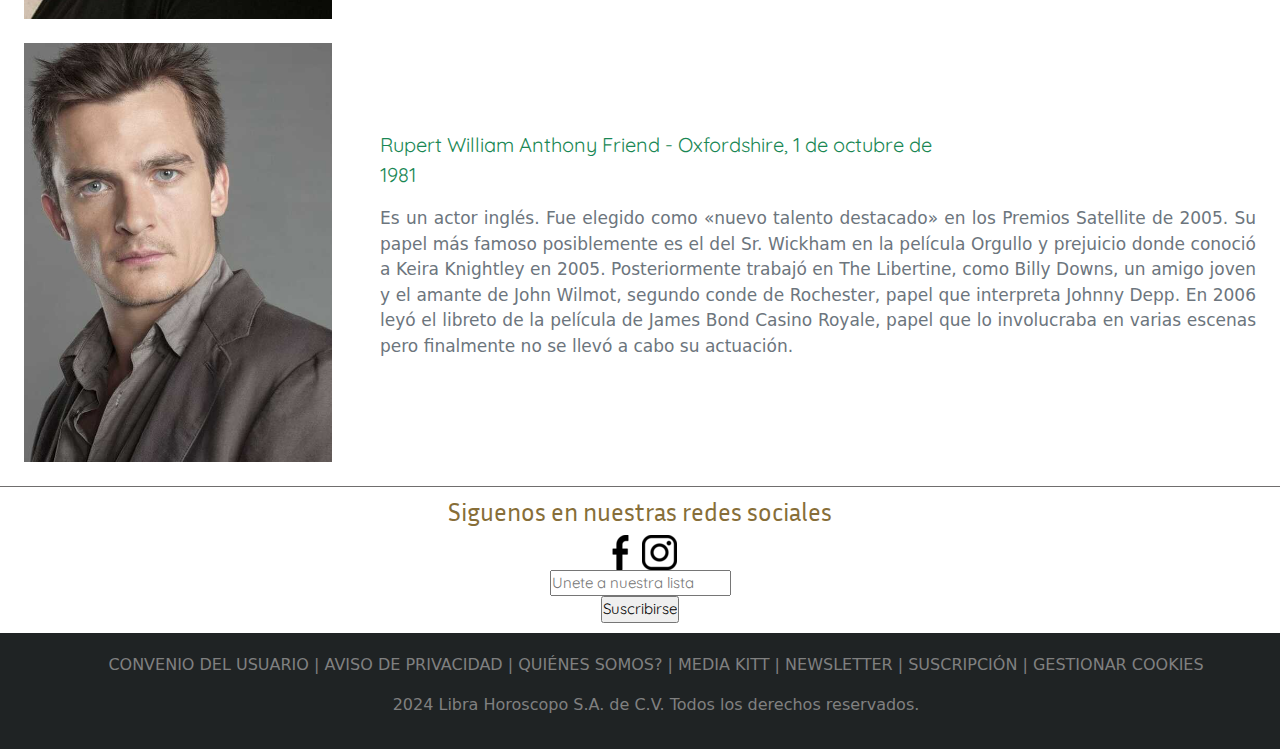
<file: pages/famosos.html>
<!DOCTYPE html>
<html lang="en">
<head>
    <meta charset="UTF-8">
    <meta name="viewport" content="width=device-width, initial-scale=1.0">
     <!-- link de tipografía -->
     <link rel="preconnect" href="https://fonts.googleapis.com">
     <link rel="preconnect" href="https://fonts.gstatic.com" crossorigin>
     <link href="https://fonts.googleapis.com/css2?family=Josefin+Sans:ital,wght@0,100..700;1,100..700&family=Oswald:wght@200..700&display=swap" rel="stylesheet">
 
     <!-- link de tipografía 2 -->
     <link rel="preconnect" href="https://fonts.googleapis.com">
     <link rel="preconnect" href="https://fonts.gstatic.com" crossorigin>
     <link href="https://fonts.googleapis.com/css2?family=Inria+Sans:ital,wght@0,300;0,400;0,700;1,300;1,400;1,700&display=swap" rel="stylesheet">
 
     <!-- link de tipografía 3 -->
     <link rel="preconnect" href="https://fonts.googleapis.com">
     <link rel="preconnect" href="https://fonts.gstatic.com" crossorigin>
     <link href="https://fonts.googleapis.com/css2?family=Inria+Sans:ital,wght@0,300;0,400;0,700;1,300;1,400;1,700&family=Quicksand:wght@300..700&display=swap" rel="stylesheet">

     <!-- link de tipografia 4 -->
    <link rel="preconnect" href="https://fonts.googleapis.com">
    <link rel="preconnect" href="https://fonts.gstatic.com" crossorigin>
    <link href="https://fonts.googleapis.com/css2?family=Lilita+One&display=swap" rel="stylesheet">

    <!-- link de bootstrap -->
    <link href="https://cdn.jsdelivr.net/npm/bootstrap@5.3.3/dist/css/bootstrap.min.css" rel="stylesheet" integrity="sha384-QWTKZyjpPEjISv5WaRU9OFeRpok6YctnYmDr5pNlyT2bRjXh0JMhjY6hW+ALEwIH" crossorigin="anonymous">
    <!-- link de Bootstrap -->
    <link href="https://cdn.jsdelivr.net/npm/bootstrap@5.3.3/dist/css/bootstrap.min.css" rel="stylesheet" integrity="sha384-QWTKZyjpPEjISv5WaRU9OFeRpok6YctnYmDr5pNlyT2bRjXh0JMhjY6hW+ALEwIH" crossorigin="anonymous">
    <!-- link de mi css -->
    <link rel="stylesheet" href="../css/main.css">
    <title>Famosos</title>
</head>
<body class="body-famosos">

    <!-- etiqueta para el banner principal -->
    <header class="container-fluid">
        <div class="row">
            <nav class="navbar navbar-expand-lg pink-bg">
                <div class="container-fluid-nav">
                  <a class="navbar-brand" href="#">
                    <img src="../img/classic.jpg" alt="Logo" width=200px>
                  </a>
                  <button class="navbar-toggler" type="button" data-bs-toggle="collapse" data-bs-target="#navbarSupportedContent" aria-controls="navbarSupportedContent" aria-expanded="false" aria-label="Toggle navigation">
                    <span class="navbar-toggler-icon"></span>
                  </button>
                  <div class="collapse navbar-collapse" id="navbarSupportedContent">
                    <ul class="navbar-nav me-auto mb-2 mb-lg-0">
                      <li class="nav-item">
                        <a class="nav-link active" aria-current="page" href="../index.html">Inicio</a>
                      </li>
                      <li class="nav-item">
                        <a class="nav-link" href="../pages/compatibilidad.html">Compatibilidad</a>
                      </li>
                      <li class="nav-item">
                        <a class="nav-link" href="../pages/caracteristicas.html">Caracteristicas</a>
                      </li>
                      <li class="nav-item">
                        <a class="nav-link" href="#">Famosos</a>
                      </li>
                      <li class="nav-item">
                        <a class="nav-link" href="../pages/contactanos.html">Contactanos</a>
                      </li>
                                          
                    </ul>
                  </div>
                </div>
            </nav>
        </div>
    </header>
    
    <main class="container-fluid-famosos">

        <div id="carouselExampleIndicators" class="carousel slide" data-bs-ride="carousel">
            <div class="carousel-indicators">
              <button type="button" data-bs-target="#carouselExampleIndicators" data-bs-slide-to="0" class="active" aria-current="true" aria-label="Slide 1"></button>
              <button type="button" data-bs-target="#carouselExampleIndicators" data-bs-slide-to="1" aria-label="Slide 2"></button>
              <button type="button" data-bs-target="#carouselExampleIndicators" data-bs-slide-to="2" aria-label="Slide 3"></button>
            </div>
            <div class="carousel-inner align-items-center justify-content-center">
              <div class="carousel-item active">
                <img src="../img/carrusel 1.jpg" class="d-block w-100" alt="...">
              </div>
              <div class="carousel-item">
                <img src="../img/carrusel 2.jpg" class="d-block w-100" alt="...">
              </div>
              <div class="carousel-item">
                <img src="../img/carrusel 3.jpg" class="d-block w-100" alt="...">
              </div>
            </div>
            <button class="carousel-control-prev" type="button" data-bs-target="#carouselExampleIndicators" data-bs-slide="prev">
              <span class="carousel-control-prev-icon" aria-hidden="true"></span>
              <span class="visually-hidden">Previous</span>
            </button>
            <button class="carousel-control-next" type="button" data-bs-target="#carouselExampleIndicators" data-bs-slide="next">
              <span class="carousel-control-next-icon" aria-hidden="true"></span>
              <span class="visually-hidden">Next</span>
            </button>
        </div>

        <h1 class="m-4 text-custom">10 Famosos de Libra que son auténticos representantes de su signo</h1>
        <div class="d-flex cols m-4 justify-content-center gap-5 align-items-center">
            <img src="../img/BRIGITTE BARDOT.jpg" class="img-fluid w-25 col-4" alt="Brigitte Anne-Marie Bardot">
            <div>
                <p class="brigitte col-8 text-success">Brigitte Anne-Marie Bardot - París, 28 de septiembre de 1934</p>    
                <p class="descripcionbri text-secondary text-align-justify">Es una actriz, cantante y escritora francesa actualmente retirada del espectáculo y de los medios, reconocida por ser icono de la moda y símbolo sexual de mediados del siglo XX, además de ser activista de derechos de los animales, fundadora y presidenta de la fundación que lleva su nombre. Se retiró de la industria del entretenimiento en 1973. Actuó en 47 películas, también en varios musicales y grabó más de 60 canciones. Fue galardonada con la Legión de Honor en 1985, pero se negó a aceptarlo. Después de retirarse, se convirtió en activista de los derechos de los animales</p>
            </div>    
        </div>

        <div class="d-flex cols m-4 justify-content-center gap-5 align-items-center">
            <img src="../img/ROGER MOORE.jpg" class="img-fluid w-25 col-4" alt="Roger Moore">
            <div>
                <p class="roger col-8 text-success">Roger George Moore - Londres, Reino Unido; 14 de octubre de 1927</p>    
                <p class="descripcionro text-secondary text-align-justify">Fue un actor de cine y televisión británico. Fue el tercer actor en interpretar al agente secreto de ficción James Bond en la serie de películas de Eon Productions, interpretando al personaje en siete largometrajes entre 1973 y 1985. En televisión, Moore interpretó el papel principal de Simon Templar, el personaje principal de la serie británica de suspenso y misterio The Saint. También tuvo papeles en series estadounidenses, incluido Beau Maverick en el western Maverick, donde reemplazó a James Garner como protagonista. También coprotagonizó la comedia de acción The Persuaders!</p>
            </div>    
        </div>

        <div class="d-flex cols m-4 justify-content-center gap-5 align-items-center">
            <img src="../img/ZAC EFRON.jpg" class="img-fluid w-25 col-4" alt="Zac Efron">
            <div>
                <p class="zac col-8 text-success">Zac Efron - San Luis Obispo, California, 18 de octubre de 1987 es un actor estadounidense.</p>    
                <p class="descripcionza text-secondary text-align-justify">El año 2006 fue un excelente año, al convertirse en uno de los actores adolescentes más famosos a partir de su papel protagonista en la película musical de Disney Channel High School Musical, donde encarna el rol de Troy Bolton, un estudiante popular y capitán del equipo de baloncesto. En 2020 estrenó en Netflix la serie documental Down to Earth with Zac Efron, donde además de protagonizarla y presentarla, realizó la tarea de productor ejecutivo. En noviembre de 2022 estrenó su segunda temporada. Por su trabajo en la serie ganó como anfitrión destacado de programa diurno en los Premios Daytime Emmy.</p>
            </div>    
        </div>

        <div class="d-flex cols m-4 justify-content-center gap-5 align-items-center">
            <img src="../img/GWYNETH PALTROW.jpg" class="img-fluid w-25 col-4" alt="Gwyneth Paltrow">
            <div>
                <p class="gwyneth col-8 text-success">Gwyneth Kate Paltrow - Los Ángeles, 27 de septiembre de 1972</p>    
                <p class="descripciongw text-secondary text-align-justify">Es una actriz y cantante estadounidense. Ganadora de un Óscar, un Globo de Oro y dos Premios del Sindicato de Actores todos ellos por su interpretación de Viola de Lesseps en la película Shakespeare in Love (1998). Recibió su estrella en el Paseo de la Fama de Hollywood en 2010. Es actualmente conocida mundialmente por haber interpretado a Virginia «Pepper» Potts en las películas del Universo cinematográfico de Marvel Iron Man (2008), Iron Man 2 (2010) The Avengers (2012), Iron Man 3 (2013), Spider-Man: Homecoming (2017), Avengers: Infinity War (2018) y Avengers: Endgame (2019).</p>
            </div>    
        </div>

        <div class="d-flex cols m-4 justify-content-center gap-5 align-items-center">
            <img src="../img/EMINEM.jpg" class="img-fluid w-25 col-4" alt="Eminem">
            <div>
                <p class="eminem col-8 text-success">Marshall Bruce Mathers III - St. Joseph, 17 de octubre de 1972</p>    
                <p class="descripcionem text-secondary text-align-justify">Conocido artísticamente como Eminem, es un rapero, productor y actor estadounidense. Se le atribuye la popularización del hip hop en las clases medias y altas de Estados Unidos y es aclamado por la crítica como uno de los mejores raperos de todos los tiempos. Se considera que el éxito mundial y las obras aclamadas de Eminem rompieron las barreras raciales para la aceptación de los raperos blancos en la música popular.</p>
            </div>    
        </div>

        <div class="d-flex cols m-4 justify-content-center gap-5 align-items-center">
            <img src="../img/KATE WINSLET.jpg" class="img-fluid w-25 col-4" alt="Kate Winslet">
            <div>
                <p class="kate col-8 text-success">Kate Elizabeth Winslet - Reading, Inglaterra, 5 de octubre de 1975</p>    
                <p class="descripcionka text-secondary text-align-justify">Es una actriz británica de cine, televisión y teatro. Ha trabajado mayoritariamente en películas independientes, particularmente en dramas de época, y suele interpretar personajes complejos. Es ganadora de múltiples galardones, entre ellos, un Premio Óscar, cinco Globos de Oro, cinco Premios BAFTA, cuatro Premios del Sindicato de Actores, tres Premios de la Crítica Cinematográfica y Televisiva, dos Premios Emmy y un Premio Grammy.</p>
            </div>    
        </div>

        <div class="d-flex cols m-4 justify-content-center gap-5 align-items-center">
            <img src="../img/HUGH JACKMAN.jpg" class="img-fluid w-25 col-4" alt="Hugh Jackman">
            <div>
                <p class="hugh col-8 text-success">Hugh Michael Jackman - Sídney, 12 de octubre de 1968</p>    
                <p class="descripcionhu text-secondary text-align-justify">Es un actor, cantante y productor de cine australiano-británico. Ha sido el presentador de los Premios Tony en cuatro ocasiones, obteniendo un premio Emmy por dicha función, así como dirigió la gala de los Premios Óscar en 2009, mismo año desde que goza de una estrella en el Paseo de la Fama de Hollywood. En 2013 recibió el Premio Donostia por su trayectoria cinematográfica en la 61 edición del Festival de San Sebastián.</p>
            </div>    
        </div>

        <div class="d-flex cols m-4 justify-content-center gap-5 align-items-center">
            <img src="../img/MATT DAMON.jpg" class="img-fluid w-25 col-4" alt="Matt Damon">
            <div>
                <p class="matt col-8 text-success">Matthew Paige Damon - Cambridge; 8 de octubre de 1970</p>    
                <p class="descripcionma text-secondary text-align-justify">Conocido simplemente como Matt Damon, es un actor, guionista y productor estadounidense. Desde temprana edad se destacó en sus estudios y comenzó a mostrar interés por la actuación durante la secundaria gracias a sus maestros. Tras varias apariciones como extra, hizo su debut como protagonista con la película School Ties (1992) y después logró mayor reconocimiento con su papel en Good Will Hunting (1997), que le valió una nominación al Óscar como mejor actor y un galardón por mejor guion original.</p>
            </div>    
        </div>

        <div class="d-flex cols m-4 justify-content-center gap-5 align-items-center">
            <img src="../img/RYAN REYNOLDS.jpg" class="img-fluid w-25 col-4" alt="Ryan Reynolds">
            <div>
                <p class="ryan col-8 text-success">Ryan Rodney Reynolds - Vancouver, 23 de octubre de 1976</p>    
                <p class="descripcionry text-secondary text-align-justify">Es un actor, actor de voz, comediante, guionista y productor de cine canadoestadounidense. El mayor éxito comercial de Reynolds se produjo con las películas Deadpool (2016) y Deadpool 2 (2018) de las productoras 20th Century Studios-Marvel Entertainment, en las que interpretó al personaje principal. El primero estableció numerosos récords en el momento de su lanzamiento para una comedia con clasificación R y su actuación le valió nominaciones en los Critics' Choice Movie Awards y los Golden Globe Awards.</p>
            </div>    
        </div>

        <div class="d-flex cols m-4 justify-content-center gap-5 align-items-center">
            <img src="../img/RUPERT FRIEND.jpg" class="img-fluid w-25 col-4" alt="Rupert Friend">
            <div>
                <p class="rupert col-8 text-success">Rupert William Anthony Friend - Oxfordshire, 1 de octubre de 1981</p>    
                <p class="descripcionru text-secondary text-align-justify">Es un actor inglés. Fue elegido como «nuevo talento destacado» en los Premios Satellite de 2005. Su papel más famoso posiblemente es el del Sr. Wickham en la película Orgullo y prejuicio donde conoció a Keira Knightley en 2005. Posteriormente trabajó en The Libertine, como Billy Downs, un amigo joven y el amante de John Wilmot, segundo conde de Rochester, papel que interpreta Johnny Depp. En 2006 leyó el libreto de la película de James Bond Casino Royale, papel que lo involucraba en varias escenas pero finalmente no se llevó a cabo su actuación.</p>
            </div>    
        </div>

    </main>

    <section>

        <div class="redes-sociales">
            <h3 class="section-h3">Siguenos en nuestras redes sociales</h3>
            <!-- etiqueta para enlaces, ejemplo de enlaces absolutos -->
            <a href="https://www.facebook.com/" target="_blank">
                <img src="../img/pequeno-logotipo-de-facebook (1).png" alt="">
            </a>
            
            <!-- etiqueta para enlaces, ejemplo de enlaces absolutos -->
            <a href="https://www.facebook.com/" target="_blank">
                <img src="../img/logotipo-de-instagram (2).png" alt="">
            </a>

            <form action="">
                
                    <div>
                        <input type="text" placeholder="Unete a nuestra lista">
                    </div>

                    <div>
                        <input type="submit" value="Suscribirse">
                    </div>
                
            </form>
        </div>
    </section>

    <footer>
        <ul class="footer-pie">
            <p>CONVENIO DEL USUARIO | AVISO DE PRIVACIDAD | QUIÉNES SOMOS? | MEDIA KITT | NEWSLETTER | SUSCRIPCIÓN | GESTIONAR COOKIES</p>
            <p>2024 Libra Horoscopo S.A. de C.V. Todos los derechos reservados.</p>
        </ul>     
    </footer>

    <!-- js -->
    <script src="https://cdn.jsdelivr.net/npm/bootstrap@5.3.3/dist/js/bootstrap.bundle.min.js" integrity="sha384-YvpcrYf0tY3lHB60NNkmXc5s9fDVZLESaAA55NDzOxhy9GkcIdslK1eN7N6jIeHz" crossorigin="anonymous"></script>
</body>
</html>
</file>
<file: css/main.css>
/* reset */
*{
    margin: 0;
    padding: 0;
    box-sizing: border-box;
}

.container-fluid{
    display: flex;
    justify-content: space-between;
    align-items: center;
    font-family: "Inria Sans", sans-serif;
    flex-wrap: nowrap;
    border-bottom: 1px solid rgb(102, 96, 96); 
    position: sticky; 
    top: 0px;
    margin-top: 0px;
    z-index: 2;
}

.container-fluid-nav{
    display: flex;
    justify-content: space-between;
    align-items: center;
    font-family: "Inria Sans", sans-serif;
    flex-wrap: nowrap; 
    position: sticky; 
    top: 0px;
    margin-top: 0px;
    z-index: 2;
}

.pink-bg{
    background-color: #CB997E;
}


header img{
    width: 30%;
    margin-left: 5px;
}

header nav ul{
    padding-right: 30px;
    color: black;
    list-style: none;
    display: flex;
    align-content: center;
    gap: 10px;
    font-size: 20px;       
}


/* pseudoclases */

a:link{
    color: black;
    text-decoration: none;
}

a:visited{
    text-decoration: none;
    color: black;
}

a:active{
    text-transform: none;
    background-color: #AE8C73;
    text-decoration: none;
    color: white;
}


main .index{
    
    background-color: #1F2324;
    border-bottom: 1px solid whitesmoke; 
    display: grid;
    grid-template-columns: 1fr 1fr;
}

.imagen19{
    width: 100%;
}

.index{
    display: flex;
    justify-content: space-between;
    align-items: center;
}

.texto{
    text-align: justify;  
    margin-left: 80px;     
    font-size: 17px; 
    font-family: "Inria Sans", sans-serif; 
    color: whitesmoke;
}

.descripcion{
    font-family: "Quicksand", sans-serif;
    font-size: 15px;
    margin-top: 15px;
    margin-left: 80px;   
    text-align: justify;
    margin-bottom: 15px;
    color: rgb(172, 168, 168);
    display: flex;
    flex-direction: column;
    gap: 10px;
}

.estilo1{
    text-align: center;
    font-family: "Inria Sans", sans-serif; 
    padding-bottom: 15px;
    margin-left: 30; 
    color: rgb(209, 207, 207);
}

.estilo2{
    text-align: center;
    font-family: "Inria Sans", sans-serif; 
    padding-top: 15px;
    padding-left: 100;  
    color: rgb(209, 207, 207);
}

.estilo3{
    text-align: center;
    font-family: "Inria Sans", sans-serif; 
    font-size: 12px;
    padding-left: 100;    
    color: rgb(209, 207, 207);  
}

/* SECTION */
section{
    background-color: white;
    font-family: "Quicksand", sans-serif;
    text-align: center;
    display: flex;
    flex-direction: column;
    align-items: center;
    justify-content: center;  
    gap: 8px;
    padding: 10px;
    font-size: 15px;
}

.section-h3{
    color: #876E38;
    font-family: "Inria Sans", sans-serif;
    font-size: 25px;
}

.redessociales{
    display: flex;    
}


/* FOOTER */
footer{  
    background-color: #1F2324;
    display: flex;
    flex-direction: column;  
    align-items: center;
    text-align: center;
}


.footer-pie{
    color: grey;
    display: flex;
    flex-direction: column;
    text-align: center;
    justify-content: center;
    align-items: center;
    padding-top: 20px;
}


/* Html Caracteristicas */

.caracteristicas{
    height: 100vh;
}

.contenedor{
    display: grid;
    grid-template-columns: 1fr 1fr;
    align-content: space-between;
    border-bottom: 1px solid rgb(102, 96, 96);
}

main .parrafos{
    font-family: "Quicksand", sans-serif;
    margin-left: 30px;
    margin-right: 30px;
    margin-bottom: 50px;
    display: flex;
    flex-direction: column;
    text-align: justify;
    gap: 10px;
}

.contenedor-ul{
    font-family: "Quicksand", sans-serif;
    margin-left: 30px;
    margin-right: 30px;
    display: flex;
    flex-direction: column;
    text-align: justify;
    margin-bottom: 50px;
}

main .titulos{
    font-size: 30px;
    color: #876E38;
    font-family: "Inria Sans", sans-serif;
    font-size: 30px;
    display: flex;
    flex-direction: column;
    text-transform: uppercase;
    margin-left: 30px;
    margin-right: 30px;
}

.imagenes-caracteristicas{
    display: flex;
    flex-direction: column;
    margin-top: 30px;
    margin-bottom: 30px;
}

/* ESTILOS DE MAIN EN COMPATIBILIDAD */

.compatibilidad-body{
    height: 100vh;
}

.compatibilidad-main{
    margin: 30px;
    display: grid;
    grid-template-columns: 1fr 1fr 1fr 1fr;
    grid-template-rows: repeat(3, 30%);
    row-gap: 50px;
    align-content: center;
    text-align: center;
    align-items: center;
    border-bottom: 1px solid rgb(112, 110, 110); 
}

main .textcomp{
    text-align: justify;
    font-family: "Inria Sans", sans-serif; 
    font-size: 15px;
    display: flex;
    margin: 8px;
    justify-content: space-between;
}

main div img{
    width: 80%;
    height: 100%;
    object-fit: cover;
    
}


/* estilos de tablet */

@media screen and (min-width:480px){
    .compatibilidad{
        grid-template-columns: repeat(4, 1fr);
        grid-template-rows: repeat(3, 30%);
        column-gap: 10px;
    }

    .compatibilidad .img-doce{
        grid-column: span 1;
    }
}

/* estilos de desktop */

@media screen and (min-width:1024px){
    main .img-dos, main .img-seis{
        display: block;
    }

    .compatibilidad{
        grid-template-columns: 4, 1fr;
        grid-template-rows: 30% 30% 30%;
    }
}


/* Html Famosos */
/* estilos de Bootstrap */
.body-famosos{
    height: 100vh;
}

.container-fluid-famosos{
    border-bottom: 1px solid rgb(112, 110, 110); 
}

.text-custom{
    color: #876E38;
    font-size: 35px;
    font-family: "Inria Sans", sans-serif;
    
}

.brigitte{
    font-family: "Quicksand", sans-serif;
    font-size: 20px;
}

.descripcionbri{
    text-align: justify;
    font-size: 17px;
}

.roger{
    font-family: "Quicksand", sans-serif;
    font-size: 20px;
}

.descripcionro{
    text-align: justify;
    font-size: 17px;
}

.zac{
    font-family: "Quicksand", sans-serif;
    font-size: 20px;
}

.descripcionza{
    text-align: justify;
    font-size: 17px;
}

.gwyneth{
    font-family: "Quicksand", sans-serif;
    font-size: 20px;
}

.descripciongw{
    text-align: justify;
    font-size: 17px;
}

.eminem{
    font-family: "Quicksand", sans-serif;
    font-size: 20px;
}

.descripcionem{
    text-align: justify;
    font-size: 17px;
}

.kate{
    font-family: "Quicksand", sans-serif;
    font-size: 20px;
}

.descripcionka{
    text-align: justify;
    font-size: 17px;
}

.hugh{
    font-family: "Quicksand", sans-serif;
    font-size: 20px;
}

.descripcionhu{
    text-align: justify;
    font-size: 17px;
}

.matt{
    font-family: "Quicksand", sans-serif;
    font-size: 20px;
}

.descripcionma{
    text-align: justify;
    font-size: 17px;
}

.ryan{
    font-family: "Quicksand", sans-serif;
    font-size: 20px;
}

.descripcionry{
    text-align: justify;
    font-size: 17px;
}

.rupert{
    font-family: "Quicksand", sans-serif;
    font-size: 20px;
}

.descripcionru{
    text-align: justify;
    font-size: 17px;
}

/* CONTACTANOS */
.main-contactanos{
    height: 100vh;
    display: flex;
    flex-direction: column;
    align-items: center;
    justify-content: center;
    row-gap: 40px;
    border-bottom: 1px solid rgb(102, 96, 96); 
}

.form-contactanos{
    display: flex;
    flex-direction: column;
    align-items: start;
    font-size: 17px;
    font-family: "Quicksand", sans-serif;
    row-gap: 20px;
}
</file>
